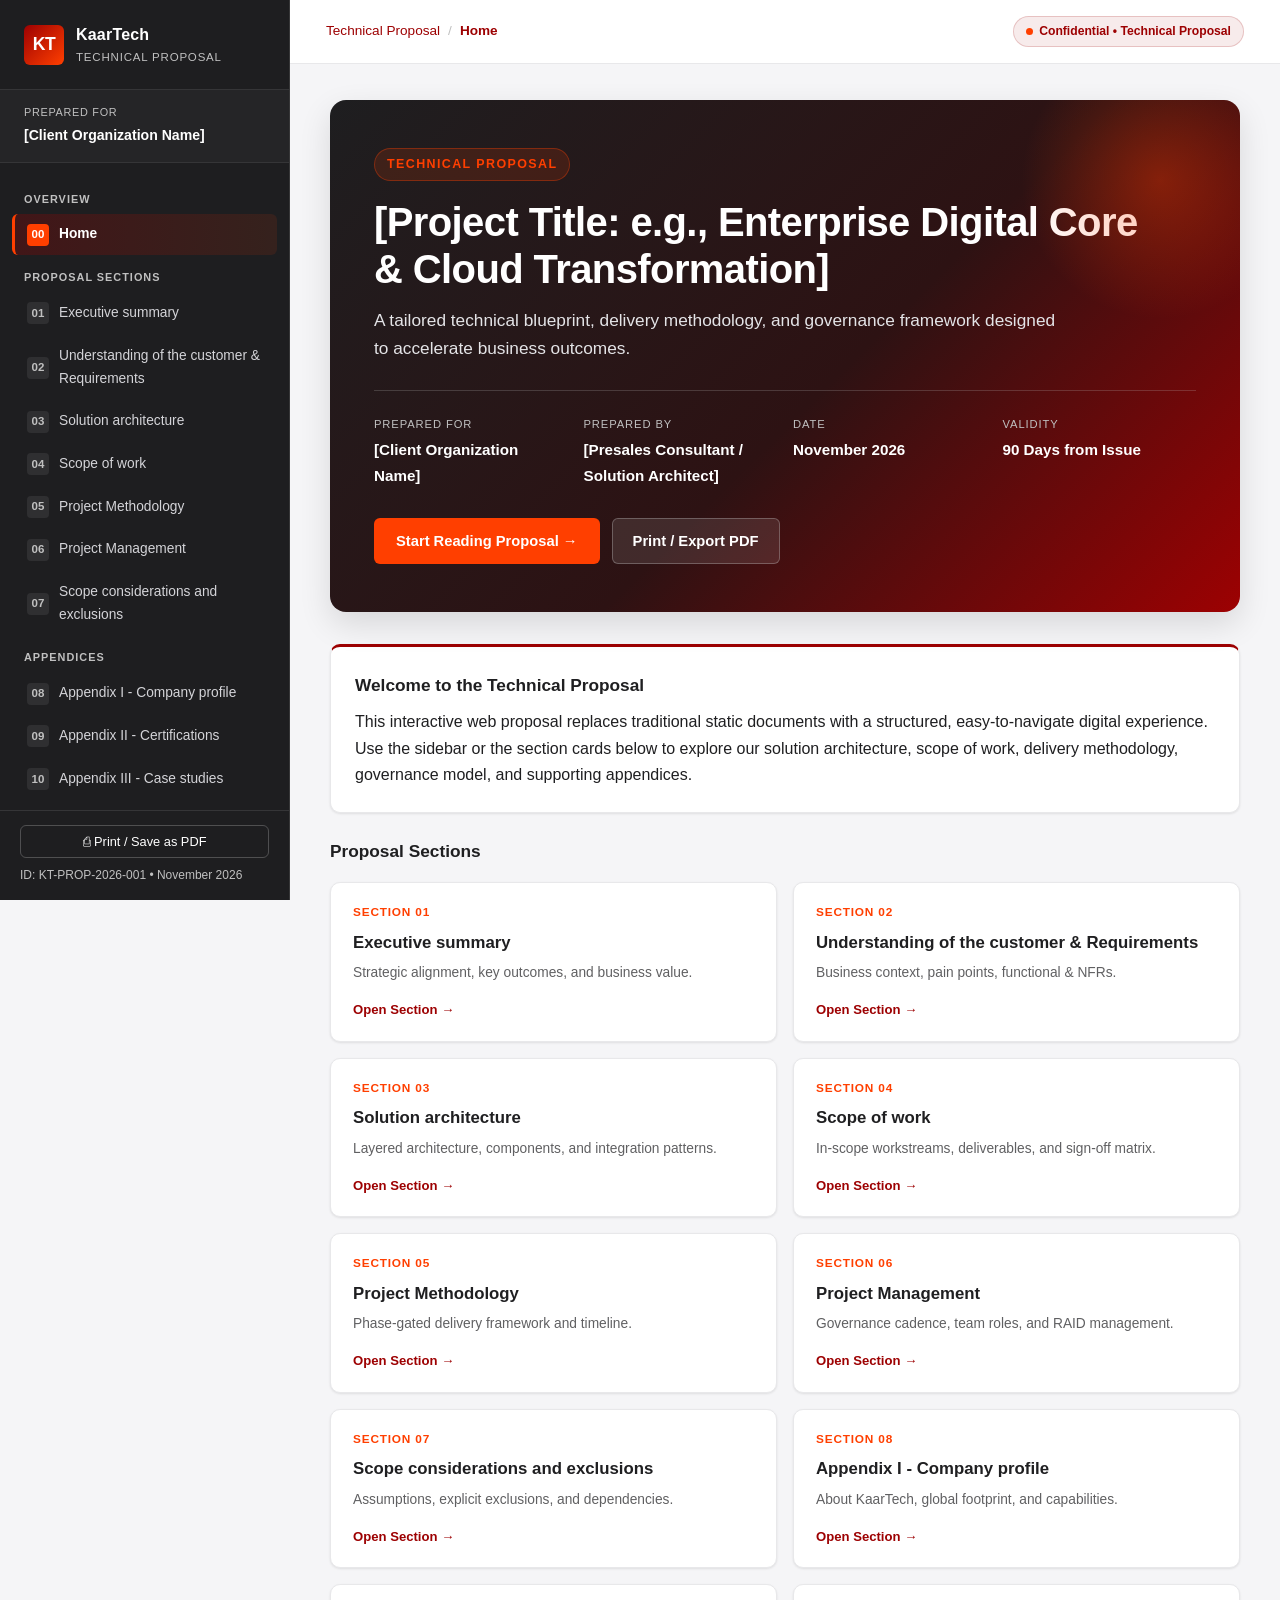
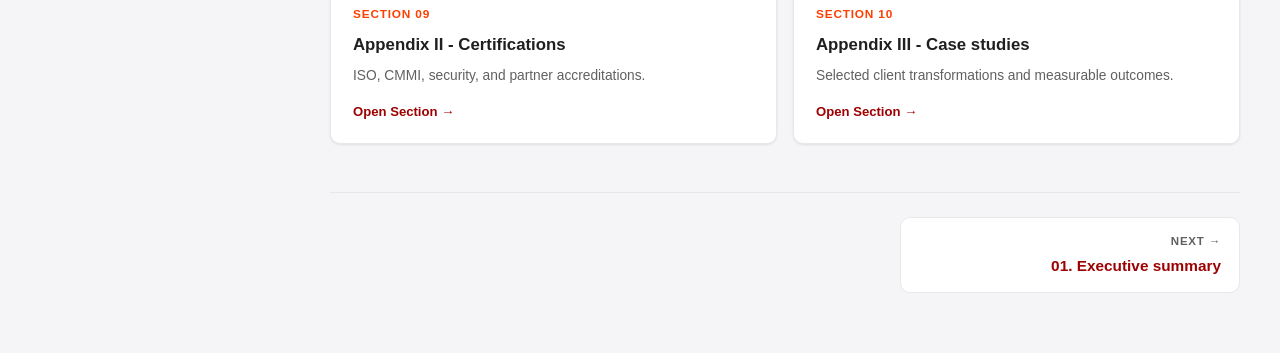
<file: index.html>
<!DOCTYPE html>
<html lang="en">
<head>
  <meta charset="UTF-8" />
  <meta name="viewport" content="width=device-width, initial-scale=1.0" />
  <title>Technical Proposal</title>
  <link rel="stylesheet" href="css/styles.css" />
</head>
<body>
  <div class="app-shell">
    <aside class="sidebar" id="app-sidebar"></aside>
    <div class="main-wrapper">
      <header class="topbar" id="app-topbar"></header>
      <main class="page-content">
        <div id="home-root"></div>
        <div class="page-pagination" id="page-pagination"></div>
      </main>
    </div>
  </div>

  <script src="data/proposal-config.js"></script>
  <script src="js/app.js"></script>
  <script>
    ProposalApp.initShell("home");
    (function () {
      const d = window.PROPOSAL_DATA;
      const esc = ProposalApp.escapeHtml;
      const sections = window.PROPOSAL_PAGES.filter((p) => p.id !== "home");

      const cardsHtml = sections
        .map(
          (s) => `
          <a class="toc-card" href="${s.href}">
            <div>
              <div class="toc-card-num">Section ${esc(s.num)}</div>
              <div class="toc-card-title">${esc(s.title)}</div>
              <p class="toc-card-desc">${esc(s.desc)}</p>
            </div>
            <span class="toc-card-link">Open Section →</span>
          </a>
        `
        )
        .join("");

      document.getElementById("home-root").innerHTML = `
        <section class="hero-banner">
          <div class="hero-kicker">${esc(d.meta.proposalTitle)}</div>
          <h1 class="hero-title">${esc(d.meta.projectTitle)}</h1>
          <p class="hero-subtitle">${esc(d.meta.subtitle)}</p>

          <div class="hero-meta-grid">
            <div class="hero-meta-item">
              <label>Prepared For</label>
              <span>${esc(d.meta.clientName)}</span>
            </div>
            <div class="hero-meta-item">
              <label>Prepared By</label>
              <span>${esc(d.meta.preparedBy)}</span>
            </div>
            <div class="hero-meta-item">
              <label>Date</label>
              <span>${esc(d.meta.date)}</span>
            </div>
            <div class="hero-meta-item">
              <label>Validity</label>
              <span>${esc(d.meta.validUntil)}</span>
            </div>
          </div>

          <div class="hero-actions">
            <a class="btn-primary" href="executive-summary.html">Start Reading Proposal →</a>
            <button class="btn-secondary" type="button" onclick="window.print()">Print / Export PDF</button>
          </div>
        </section>

        <div class="card card-accent-top mb-24">
          <h2 class="card-title">${esc(d.home.welcomeHeading)}</h2>
          <p>${esc(d.home.welcomeText)}</p>
        </div>

        <h2 class="card-title mt-24">Proposal Sections</h2>
        <div class="toc-grid">${cardsHtml}</div>
      `;
    })();
  </script>
</body>
</html>
</file>
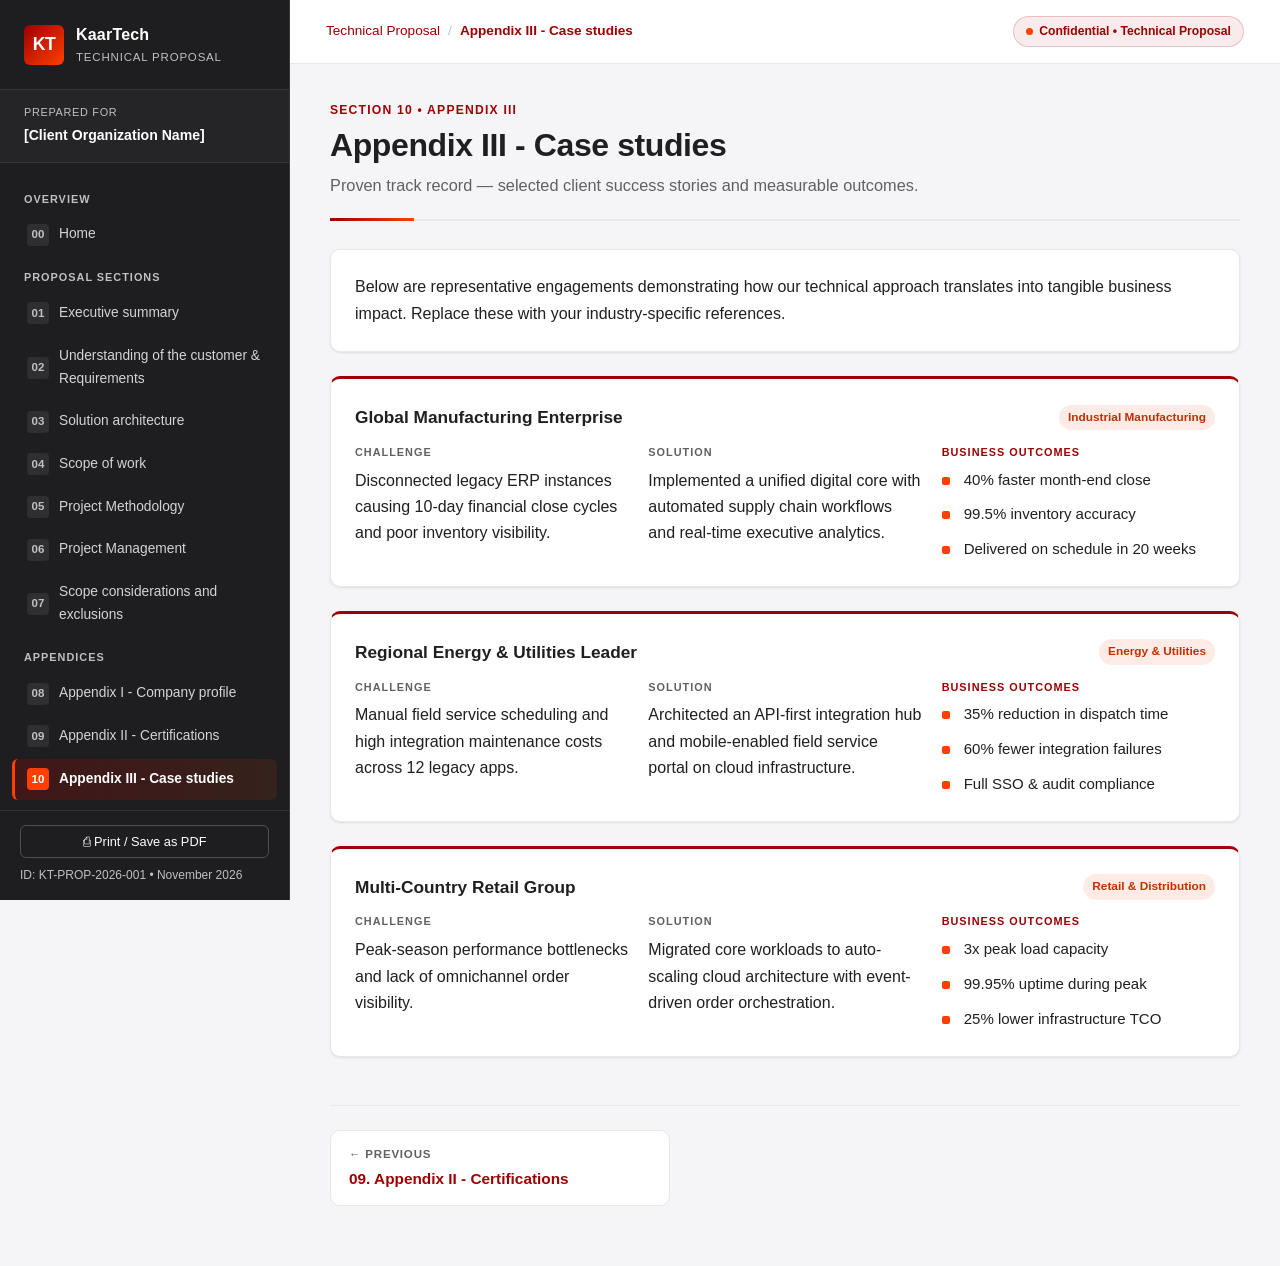
<file: appendix-case-studies.html>
<!DOCTYPE html>
<html lang="en">
<head>
  <meta charset="UTF-8" />
  <meta name="viewport" content="width=device-width, initial-scale=1.0" />
  <title>Appendix III - Case studies</title>
  <link rel="stylesheet" href="css/styles.css" />
</head>
<body>
  <div class="app-shell">
    <aside class="sidebar" id="app-sidebar"></aside>
    <div class="main-wrapper">
      <header class="topbar" id="app-topbar"></header>
      <main class="page-content">
        <div id="section-root"></div>
        <div class="page-pagination" id="page-pagination"></div>
      </main>
    </div>
  </div>

  <script src="data/proposal-config.js"></script>
  <script src="js/app.js"></script>
  <script>
    ProposalApp.initShell("appendix-case-studies");
    (function () {
      const s = window.PROPOSAL_DATA.caseStudies;
      const esc = ProposalApp.escapeHtml;

      const studiesHtml = s.studies
        .map(
          (st) => `
          <div class="card card-accent-top mb-24">
            <div style="display:flex;justify-content:space-between;align-items:center;flex-wrap:wrap;gap:8px;margin-bottom:12px;">
              <h2 class="card-title" style="margin:0;">${esc(st.client)}</h2>
              <span class="badge badge-orange">${esc(st.industry)}</span>
            </div>
            <div class="grid-3">
              <div>
                <div class="nav-group-label" style="padding:0 0 6px;color:var(--kt-dark-grey);">Challenge</div>
                <p>${esc(st.challenge)}</p>
              </div>
              <div>
                <div class="nav-group-label" style="padding:0 0 6px;color:var(--kt-dark-grey);">Solution</div>
                <p>${esc(st.solution)}</p>
              </div>
              <div>
                <div class="nav-group-label" style="padding:0 0 6px;color:var(--kt-red);">Business Outcomes</div>
                <ul class="styled-list">
                  ${st.outcomes.map((o) => `<li>${esc(o)}</li>`).join("")}
                </ul>
              </div>
            </div>
          </div>
        `
        )
        .join("");

      document.getElementById("section-root").innerHTML = `
        <div class="section-header">
          <div class="section-eyebrow">Section 10 • Appendix III</div>
          <h1 class="section-title">Appendix III - Case studies</h1>
          <p class="section-lead">${esc(s.lead)}</p>
        </div>

        <div class="card mb-24">
          <p>${esc(s.overview)}</p>
        </div>

        ${studiesHtml}
      `;
    })();
  </script>
</body>
</html>
</file>
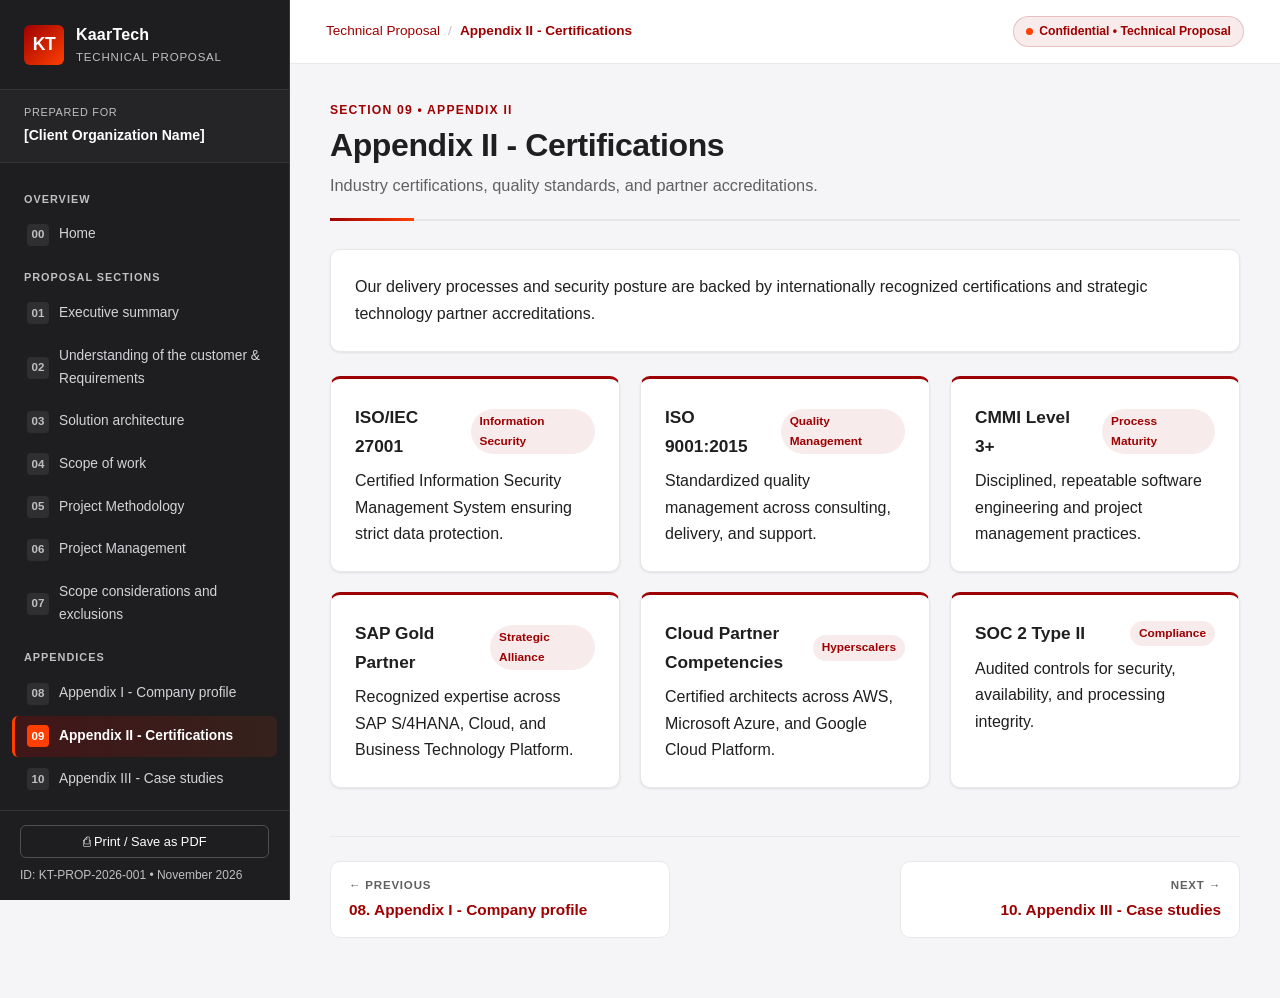
<file: appendix-certifications.html>
<!DOCTYPE html>
<html lang="en">
<head>
  <meta charset="UTF-8" />
  <meta name="viewport" content="width=device-width, initial-scale=1.0" />
  <title>Appendix II - Certifications</title>
  <link rel="stylesheet" href="css/styles.css" />
</head>
<body>
  <div class="app-shell">
    <aside class="sidebar" id="app-sidebar"></aside>
    <div class="main-wrapper">
      <header class="topbar" id="app-topbar"></header>
      <main class="page-content">
        <div id="section-root"></div>
        <div class="page-pagination" id="page-pagination"></div>
      </main>
    </div>
  </div>

  <script src="data/proposal-config.js"></script>
  <script src="js/app.js"></script>
  <script>
    ProposalApp.initShell("appendix-certifications");
    (function () {
      const s = window.PROPOSAL_DATA.certifications;
      const esc = ProposalApp.escapeHtml;

      const itemsHtml = s.items
        .map(
          (c) => `
          <div class="card card-accent-top">
            <div style="display:flex;justify-content:space-between;align-items:center;gap:8px;margin-bottom:8px;">
              <h2 class="card-title" style="margin:0;">${esc(c.title)}</h2>
              <span class="badge badge-red">${esc(c.category)}</span>
            </div>
            <p>${esc(c.description)}</p>
          </div>
        `
        )
        .join("");

      document.getElementById("section-root").innerHTML = `
        <div class="section-header">
          <div class="section-eyebrow">Section 09 • Appendix II</div>
          <h1 class="section-title">Appendix II - Certifications</h1>
          <p class="section-lead">${esc(s.lead)}</p>
        </div>

        <div class="card mb-24">
          <p>${esc(s.overview)}</p>
        </div>

        <div class="grid-3">${itemsHtml}</div>
      `;
    })();
  </script>
</body>
</html>
</file>
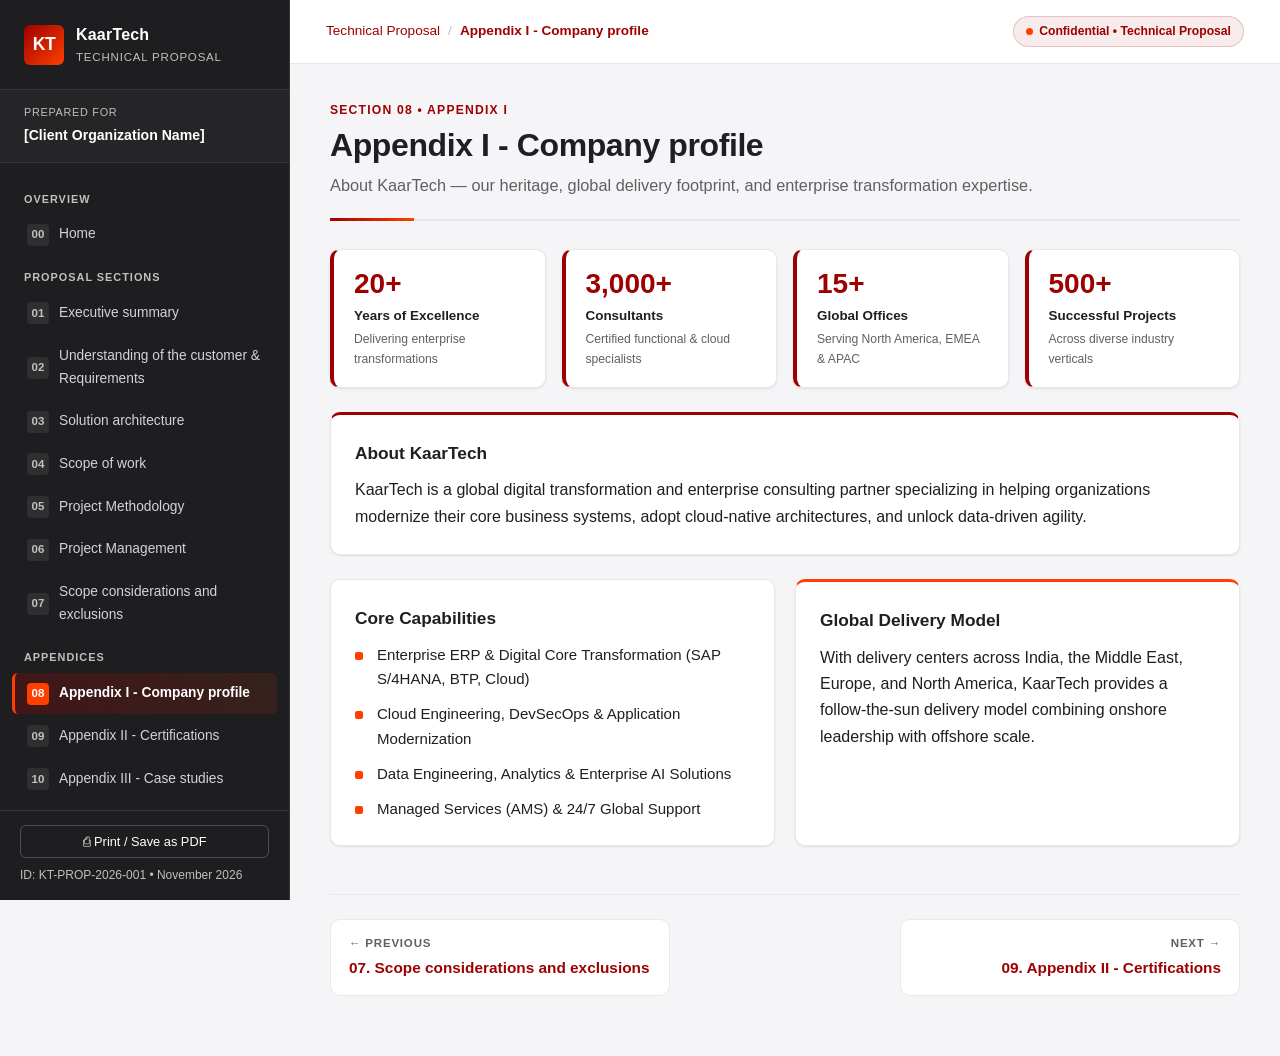
<file: appendix-company-profile.html>
<!DOCTYPE html>
<html lang="en">
<head>
  <meta charset="UTF-8" />
  <meta name="viewport" content="width=device-width, initial-scale=1.0" />
  <title>Appendix I - Company profile</title>
  <link rel="stylesheet" href="css/styles.css" />
</head>
<body>
  <div class="app-shell">
    <aside class="sidebar" id="app-sidebar"></aside>
    <div class="main-wrapper">
      <header class="topbar" id="app-topbar"></header>
      <main class="page-content">
        <div id="section-root"></div>
        <div class="page-pagination" id="page-pagination"></div>
      </main>
    </div>
  </div>

  <script src="data/proposal-config.js"></script>
  <script src="js/app.js"></script>
  <script>
    ProposalApp.initShell("appendix-company-profile");
    (function () {
      const s = window.PROPOSAL_DATA.companyProfile;
      const esc = ProposalApp.escapeHtml;

      const statsHtml = s.stats
        .map(
          (k) => `
          <div class="kpi-card">
            <div class="kpi-value">${esc(k.value)}</div>
            <div class="kpi-label">${esc(k.label)}</div>
            <div class="kpi-note">${esc(k.note)}</div>
          </div>
        `
        )
        .join("");

      const capHtml = s.coreCapabilities.map((c) => `<li>${esc(c)}</li>`).join("");

      document.getElementById("section-root").innerHTML = `
        <div class="section-header">
          <div class="section-eyebrow">Section 08 • Appendix I</div>
          <h1 class="section-title">Appendix I - Company profile</h1>
          <p class="section-lead">${esc(s.lead)}</p>
        </div>

        <div class="grid-4 mb-24">${statsHtml}</div>

        <div class="card card-accent-top mb-24">
          <h2 class="card-title">About KaarTech</h2>
          <p>${esc(s.overview)}</p>
        </div>

        <div class="grid-2">
          <div class="card">
            <h2 class="card-title">Core Capabilities</h2>
            <ul class="styled-list">${capHtml}</ul>
          </div>
          <div class="card card-orange-top">
            <h2 class="card-title">Global Delivery Model</h2>
            <p>${esc(s.globalPresence)}</p>
          </div>
        </div>
      `;
    })();
  </script>
</body>
</html>
</file>
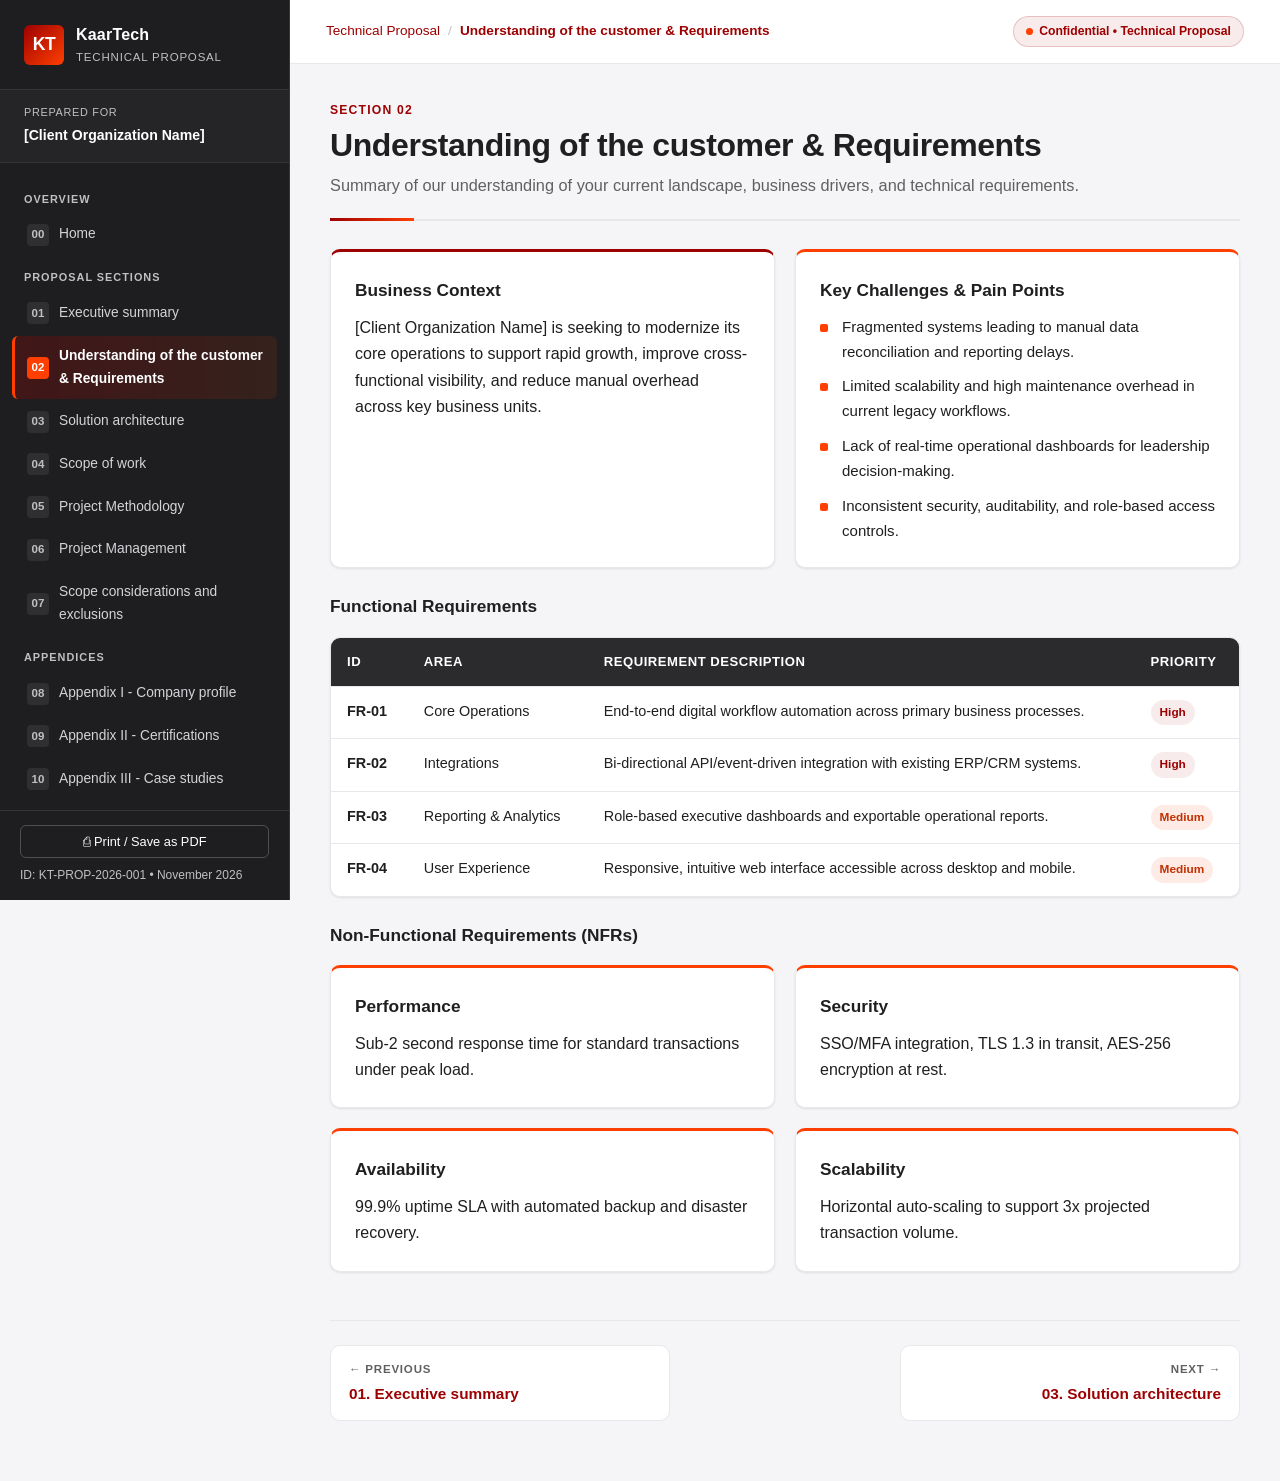
<file: customer-requirements.html>
<!DOCTYPE html>
<html lang="en">
<head>
  <meta charset="UTF-8" />
  <meta name="viewport" content="width=device-width, initial-scale=1.0" />
  <title>Understanding of the customer &amp; Requirements</title>
  <link rel="stylesheet" href="css/styles.css" />
</head>
<body>
  <div class="app-shell">
    <aside class="sidebar" id="app-sidebar"></aside>
    <div class="main-wrapper">
      <header class="topbar" id="app-topbar"></header>
      <main class="page-content">
        <div id="section-root"></div>
        <div class="page-pagination" id="page-pagination"></div>
      </main>
    </div>
  </div>

  <script src="data/proposal-config.js"></script>
  <script src="js/app.js"></script>
  <script>
    ProposalApp.initShell("customer-requirements");
    (function () {
      const s = window.PROPOSAL_DATA.customerRequirements;
      const esc = ProposalApp.escapeHtml;

      const painHtml = s.painPoints.map((p) => `<li>${esc(p)}</li>`).join("");
      const frHtml = s.functionalRequirements
        .map(
          (r) => `
          <tr>
            <td><strong>${esc(r.id)}</strong></td>
            <td>${esc(r.area)}</td>
            <td>${esc(r.requirement)}</td>
            <td><span class="badge ${r.priority === "High" ? "badge-red" : "badge-orange"}">${esc(r.priority)}</span></td>
          </tr>
        `
        )
        .join("");

      const nfrHtml = s.nonFunctionalRequirements
        .map(
          (n) => `
          <div class="card card-orange-top">
            <div class="card-title">${esc(n.category)}</div>
            <p>${esc(n.target)}</p>
          </div>
        `
        )
        .join("");

      document.getElementById("section-root").innerHTML = `
        <div class="section-header">
          <div class="section-eyebrow">Section 02</div>
          <h1 class="section-title">Understanding of the customer &amp; Requirements</h1>
          <p class="section-lead">${esc(s.lead)}</p>
        </div>

        <div class="grid-2 mb-24">
          <div class="card card-accent-top">
            <h2 class="card-title">Business Context</h2>
            <p>${esc(s.businessContext)}</p>
          </div>
          <div class="card card-orange-top">
            <h2 class="card-title">Key Challenges &amp; Pain Points</h2>
            <ul class="styled-list">${painHtml}</ul>
          </div>
        </div>

        <h2 class="card-title mt-24 mb-16">Functional Requirements</h2>
        <div class="table-wrap mb-24">
          <table>
            <thead>
              <tr>
                <th>ID</th>
                <th>Area</th>
                <th>Requirement Description</th>
                <th>Priority</th>
              </tr>
            </thead>
            <tbody>${frHtml}</tbody>
          </table>
        </div>

        <h2 class="card-title mt-24 mb-16">Non-Functional Requirements (NFRs)</h2>
        <div class="grid-2">${nfrHtml}</div>
      `;
    })();
  </script>
</body>
</html>
</file>
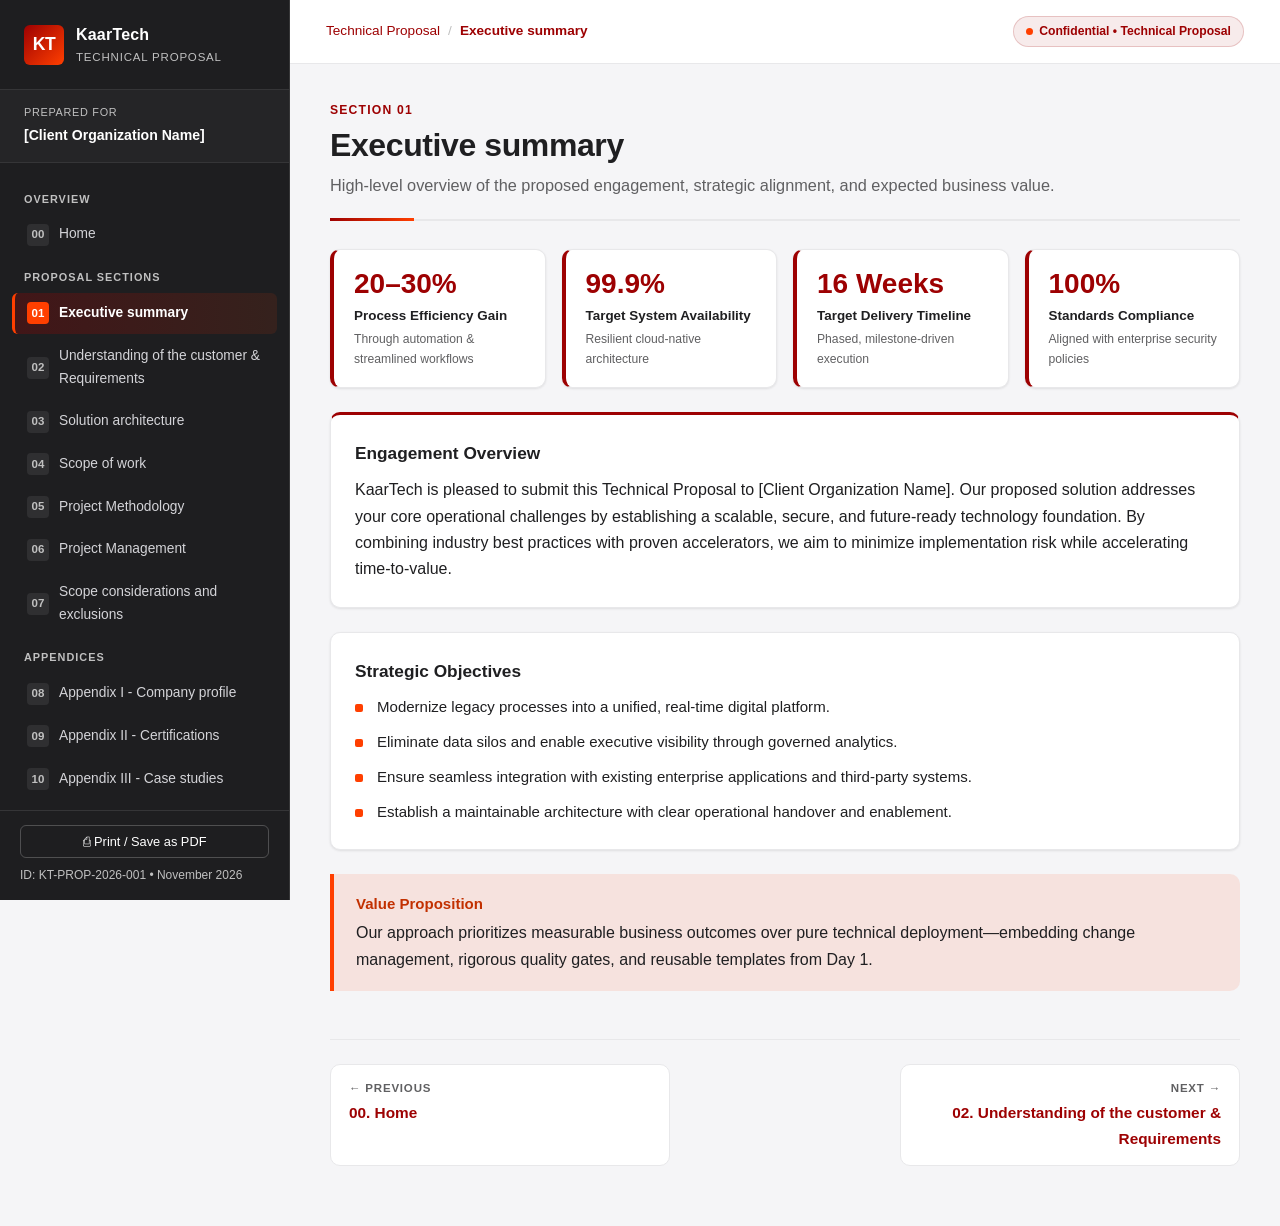
<file: executive-summary.html>
<!DOCTYPE html>
<html lang="en">
<head>
  <meta charset="UTF-8" />
  <meta name="viewport" content="width=device-width, initial-scale=1.0" />
  <title>Executive summary</title>
  <link rel="stylesheet" href="css/styles.css" />
</head>
<body>
  <div class="app-shell">
    <aside class="sidebar" id="app-sidebar"></aside>
    <div class="main-wrapper">
      <header class="topbar" id="app-topbar"></header>
      <main class="page-content">
        <div id="section-root"></div>
        <div class="page-pagination" id="page-pagination"></div>
      </main>
    </div>
  </div>

  <script src="data/proposal-config.js"></script>
  <script src="js/app.js"></script>
  <script>
    ProposalApp.initShell("executive-summary");
    (function () {
      const s = window.PROPOSAL_DATA.executiveSummary;
      const esc = ProposalApp.escapeHtml;

      const kpisHtml = s.kpis
        .map(
          (k) => `
          <div class="kpi-card">
            <div class="kpi-value">${esc(k.value)}</div>
            <div class="kpi-label">${esc(k.label)}</div>
            <div class="kpi-note">${esc(k.note)}</div>
          </div>
        `
        )
        .join("");

      const objHtml = s.strategicObjectives.map((o) => `<li>${esc(o)}</li>`).join("");

      document.getElementById("section-root").innerHTML = `
        <div class="section-header">
          <div class="section-eyebrow">Section 01</div>
          <h1 class="section-title">Executive summary</h1>
          <p class="section-lead">${esc(s.lead)}</p>
        </div>

        <div class="grid-4 mb-24">${kpisHtml}</div>

        <div class="card card-accent-top mb-24">
          <h2 class="card-title">Engagement Overview</h2>
          <p>${esc(s.overview)}</p>
        </div>

        <div class="card mb-24">
          <h2 class="card-title">Strategic Objectives</h2>
          <ul class="styled-list">${objHtml}</ul>
        </div>

        <div class="callout callout-orange">
          <div class="callout-title">Value Proposition</div>
          <p>${esc(s.valueProposition)}</p>
        </div>
      `;
    })();
  </script>
</body>
</html>
</file>
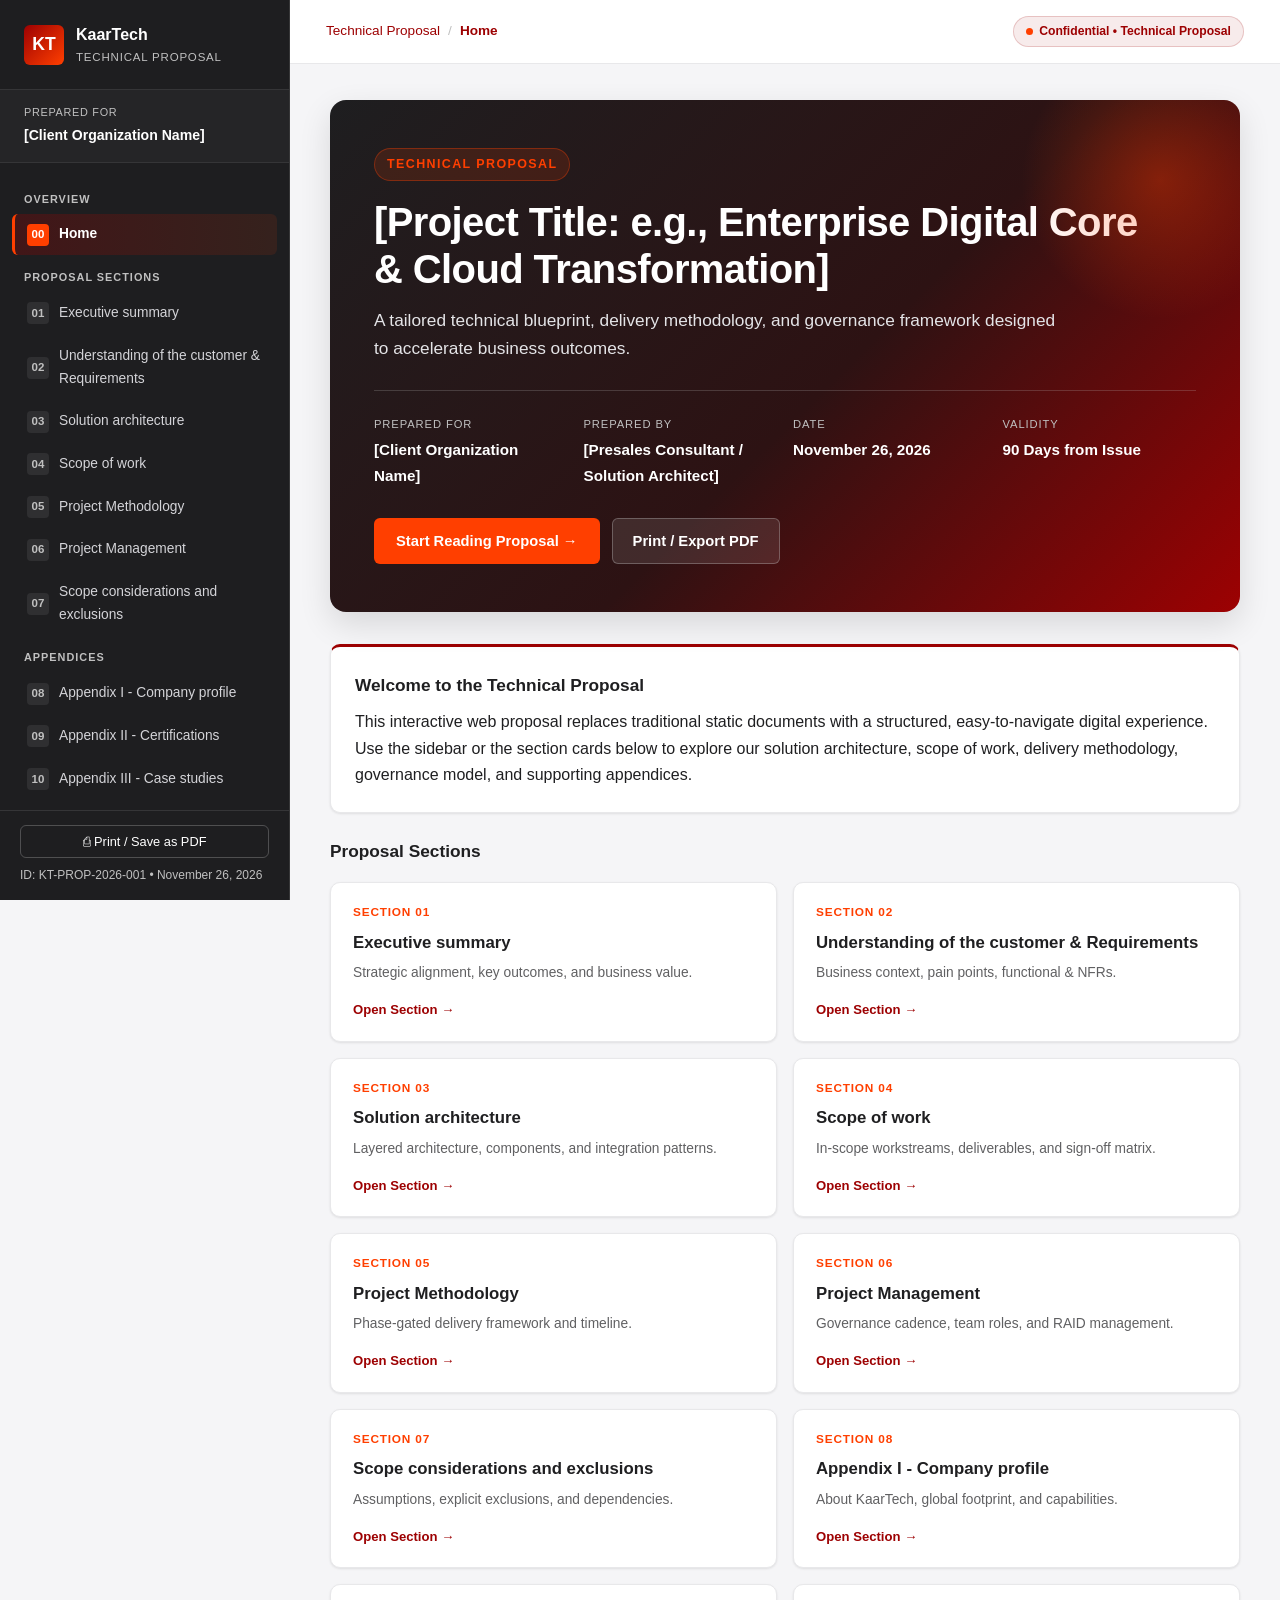
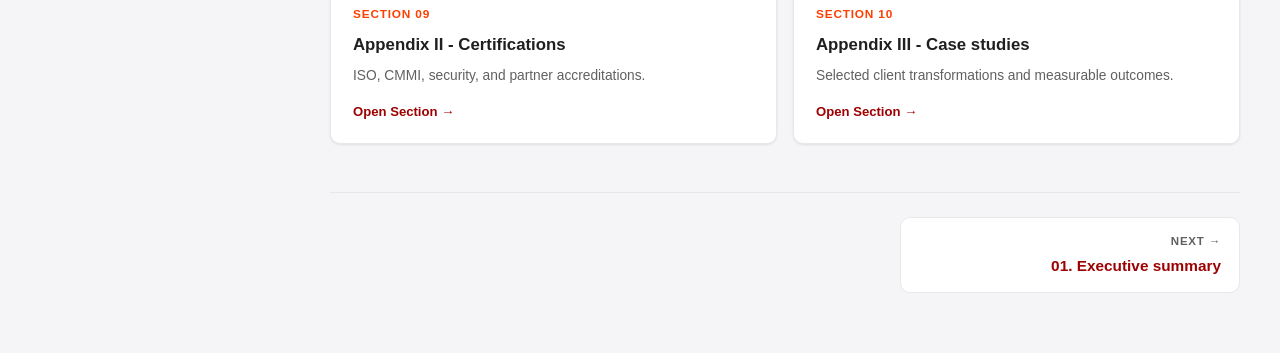
<file: KaarTech-Technical-Proposal.html>
<!DOCTYPE html>
<html lang="en">
<head>
  <meta charset="UTF-8" />
  <meta name="viewport" content="width=device-width, initial-scale=1.0" />
  <title>KaarTech — Technical Proposal</title>
  <style>
    /* ==========================================================================
       KaarTech Technical Proposal — Single-File Self-Contained Template
       Brand Palette:
         - Red:       #9D0102
         - Orange:    #FF3F00
         - Grey:      #C0C0C0
         - Dark Grey: #606062
       ========================================================================== */
    :root {
      --kt-red: #9D0102;
      --kt-red-dark: #7A0102;
      --kt-red-soft: rgba(157, 1, 2, 0.08);
      --kt-orange: #FF3F00;
      --kt-orange-soft: rgba(255, 63, 0, 0.10);
      --kt-grey: #C0C0C0;
      --kt-grey-light: #E8E8EA;
      --kt-dark-grey: #606062;

      --bg-page: #F5F5F7;
      --bg-surface: #FFFFFF;
      --bg-sidebar: #1E1E20;
      --text-primary: #1F1F21;
      --text-secondary: #606062;
      --text-on-dark: #F5F5F7;

      --sidebar-width: 290px;
      --topbar-height: 64px;
      --radius-sm: 6px;
      --radius-md: 10px;
      --radius-lg: 16px;
      --shadow-sm: 0 1px 3px rgba(0, 0, 0, 0.06), 0 1px 2px rgba(0, 0, 0, 0.04);
      --shadow-md: 0 4px 16px rgba(0, 0, 0, 0.08);
      --shadow-lg: 0 12px 32px rgba(0, 0, 0, 0.12);

      --font-sans: 'Inter', -apple-system, BlinkMacSystemFont, 'Segoe UI', Roboto, Oxygen, Ubuntu, sans-serif;
    }

    *, *::before, *::after { box-sizing: border-box; margin: 0; padding: 0; }
    html { scroll-behavior: smooth; font-size: 16px; }
    body {
      font-family: var(--font-sans);
      background-color: var(--bg-page);
      color: var(--text-primary);
      line-height: 1.65;
      -webkit-font-smoothing: antialiased;
      min-height: 100vh;
    }
    a { color: var(--kt-red); text-decoration: none; transition: color 0.2s ease; }
    a:hover { color: var(--kt-orange); }

    /* Shell */
    .app-shell { display: flex; min-height: 100vh; }

    /* Sidebar */
    .sidebar {
      width: var(--sidebar-width);
      background: var(--bg-sidebar);
      color: var(--text-on-dark);
      display: flex;
      flex-direction: column;
      position: fixed;
      top: 0; left: 0; bottom: 0;
      z-index: 100;
      border-right: 1px solid rgba(192, 192, 192, 0.15);
      transition: transform 0.3s ease;
    }
    .sidebar-brand {
      padding: 22px 24px;
      border-bottom: 1px solid rgba(192, 192, 192, 0.14);
      display: flex;
      align-items: center;
      gap: 12px;
    }
    .brand-mark {
      width: 40px; height: 40px;
      border-radius: var(--radius-sm);
      background: linear-gradient(135deg, var(--kt-red) 0%, var(--kt-orange) 100%);
      display: flex; align-items: center; justify-content: center;
      font-weight: 800; font-size: 1.1rem; color: #FFFFFF;
      flex-shrink: 0;
    }
    .brand-text { display: flex; flex-direction: column; min-width: 0; }
    .brand-name { font-size: 1rem; font-weight: 700; color: #FFFFFF; white-space: nowrap; overflow: hidden; text-overflow: ellipsis; }
    .brand-tagline { font-size: 0.72rem; color: var(--kt-grey); text-transform: uppercase; letter-spacing: 0.8px; }
    .sidebar-meta {
      padding: 14px 24px;
      background: rgba(255, 255, 255, 0.03);
      border-bottom: 1px solid rgba(192, 192, 192, 0.1);
      font-size: 0.78rem;
    }
    .sidebar-meta-label { color: var(--kt-grey); text-transform: uppercase; letter-spacing: 0.7px; font-size: 0.68rem; margin-bottom: 2px; }
    .sidebar-meta-client { color: #FFFFFF; font-weight: 600; font-size: 0.88rem; white-space: nowrap; overflow: hidden; text-overflow: ellipsis; }
    .sidebar-nav { flex: 1; overflow-y: auto; padding: 16px 12px; }
    .nav-group-label {
      font-size: 0.68rem; text-transform: uppercase; letter-spacing: 1px;
      color: var(--kt-grey); padding: 12px 12px 6px; font-weight: 600;
    }
    .nav-link {
      display: flex; align-items: center; gap: 10px;
      padding: 9px 12px; border-radius: var(--radius-sm);
      color: #D4D4D8; font-size: 0.86rem; font-weight: 500;
      margin-bottom: 2px; transition: all 0.18s ease;
      border-left: 3px solid transparent;
      cursor: pointer;
    }
    .nav-link:hover { background: rgba(255, 255, 255, 0.06); color: #FFFFFF; }
    .nav-link.active {
      background: linear-gradient(90deg, rgba(157, 1, 2, 0.28) 0%, rgba(255, 63, 0, 0.10) 100%);
      color: #FFFFFF; font-weight: 600; border-left-color: var(--kt-orange);
    }
    .nav-num {
      display: inline-flex; align-items: center; justify-content: center;
      width: 22px; height: 22px; border-radius: 4px;
      background: rgba(255, 255, 255, 0.08); color: var(--kt-grey);
      font-size: 0.72rem; font-weight: 700; flex-shrink: 0;
    }
    .nav-link.active .nav-num { background: var(--kt-orange); color: #FFFFFF; }
    .sidebar-footer {
      padding: 14px 20px;
      border-top: 1px solid rgba(192, 192, 192, 0.14);
      font-size: 0.75rem; color: var(--kt-grey);
      display: flex; flex-direction: column; gap: 8px;
    }
    .btn-print {
      width: 100%; padding: 8px 12px; border-radius: var(--radius-sm);
      border: 1px solid rgba(192, 192, 192, 0.3); background: transparent;
      color: #FFFFFF; font-size: 0.8rem; font-weight: 500; cursor: pointer;
      display: flex; align-items: center; justify-content: center; gap: 6px;
      transition: all 0.2s ease;
    }
    .btn-print:hover { border-color: var(--kt-orange); background: rgba(255, 63, 0, 0.15); }

    /* Main */
    .main-wrapper { flex: 1; margin-left: var(--sidebar-width); display: flex; flex-direction: column; min-width: 0; }
    .topbar {
      height: var(--topbar-height); background: var(--bg-surface);
      border-bottom: 1px solid var(--kt-grey-light); padding: 0 36px;
      display: flex; align-items: center; justify-content: space-between;
      position: sticky; top: 0; z-index: 50;
    }
    .topbar-left { display: flex; align-items: center; gap: 14px; min-width: 0; }
    .mobile-menu-btn {
      display: none; background: none; border: 1px solid var(--kt-grey);
      border-radius: var(--radius-sm); padding: 6px 10px; cursor: pointer;
      color: var(--text-primary); font-size: 1.1rem;
    }
    .breadcrumb { display: flex; align-items: center; gap: 8px; font-size: 0.85rem; color: var(--text-secondary); }
    .breadcrumb-sep { color: var(--kt-grey); }
    .breadcrumb-current { color: var(--kt-red); font-weight: 600; }
    .topbar-right { display: flex; align-items: center; gap: 12px; }
    .proposal-badge {
      display: inline-flex; align-items: center; gap: 6px;
      padding: 4px 12px; border-radius: 999px;
      background: var(--kt-red-soft); color: var(--kt-red);
      font-size: 0.76rem; font-weight: 600;
      border: 1px solid rgba(157, 1, 2, 0.18);
    }
    .status-dot { width: 7px; height: 7px; border-radius: 50%; background: var(--kt-orange); }
    .page-content { flex: 1; padding: 36px 40px 60px; max-width: 1180px; width: 100%; margin: 0 auto; }

    /* Hero */
    .hero-banner {
      background: linear-gradient(135deg, #1E1E20 0%, #2D1213 55%, var(--kt-red) 100%);
      color: #FFFFFF; border-radius: var(--radius-lg); padding: 48px 44px;
      position: relative; overflow: hidden; box-shadow: var(--shadow-lg); margin-bottom: 32px;
    }
    .hero-banner::after {
      content: ''; position: absolute; top: -60px; right: -60px; width: 280px; height: 280px;
      border-radius: 50%; background: radial-gradient(circle, rgba(255, 63, 0, 0.35) 0%, transparent 70%);
      pointer-events: none;
    }
    .hero-kicker {
      display: inline-flex; align-items: center; gap: 8px;
      font-size: 0.78rem; font-weight: 700; text-transform: uppercase; letter-spacing: 1.4px;
      color: var(--kt-orange); background: rgba(255, 63, 0, 0.14);
      border: 1px solid rgba(255, 63, 0, 0.35); padding: 5px 12px; border-radius: 999px; margin-bottom: 18px;
    }
    .hero-title { font-size: 2.5rem; font-weight: 800; line-height: 1.18; letter-spacing: -0.6px; margin-bottom: 14px; max-width: 780px; }
    .hero-subtitle { font-size: 1.08rem; color: #E4E4E7; max-width: 700px; margin-bottom: 28px; line-height: 1.6; }
    .hero-meta-grid {
      display: grid; grid-template-columns: repeat(auto-fit, minmax(170px, 1fr));
      gap: 16px; padding-top: 24px; border-top: 1px solid rgba(192, 192, 192, 0.22);
    }
    .hero-meta-item label { display: block; font-size: 0.7rem; text-transform: uppercase; letter-spacing: 0.9px; color: var(--kt-grey); margin-bottom: 3px; }
    .hero-meta-item span { font-size: 0.95rem; font-weight: 600; color: #FFFFFF; }
    .hero-actions { margin-top: 28px; display: flex; flex-wrap: wrap; gap: 12px; }
    .btn-primary {
      display: inline-flex; align-items: center; gap: 8px; background: var(--kt-orange);
      color: #FFFFFF; font-weight: 600; font-size: 0.92rem; padding: 11px 22px;
      border-radius: var(--radius-sm); border: none; cursor: pointer; transition: transform 0.15s ease, background 0.2s ease;
    }
    .btn-primary:hover { background: #E03700; color: #FFFFFF; transform: translateY(-1px); }
    .btn-secondary {
      display: inline-flex; align-items: center; gap: 8px; background: rgba(255, 255, 255, 0.1);
      color: #FFFFFF; font-weight: 600; font-size: 0.92rem; padding: 11px 20px;
      border-radius: var(--radius-sm); border: 1px solid rgba(192, 192, 192, 0.35); cursor: pointer;
    }
    .btn-secondary:hover { background: rgba(255, 255, 255, 0.18); color: #FFFFFF; }

    /* Section Header */
    .section-header { margin-bottom: 28px; padding-bottom: 20px; border-bottom: 2px solid var(--kt-grey-light); position: relative; }
    .section-header::after {
      content: ''; position: absolute; left: 0; bottom: -2px; width: 84px; height: 3px;
      background: linear-gradient(90deg, var(--kt-red), var(--kt-orange));
    }
    .section-eyebrow { font-size: 0.76rem; font-weight: 700; text-transform: uppercase; letter-spacing: 1.2px; color: var(--kt-red); margin-bottom: 6px; }
    .section-title { font-size: 2rem; font-weight: 800; color: var(--text-primary); letter-spacing: -0.4px; line-height: 1.2; }
    .section-lead { margin-top: 8px; font-size: 1.02rem; color: var(--text-secondary); max-width: 780px; }

    /* Grids & Cards */
    .grid-2 { display: grid; grid-template-columns: repeat(2, minmax(0, 1fr)); gap: 20px; }
    .grid-3 { display: grid; grid-template-columns: repeat(3, minmax(0, 1fr)); gap: 20px; }
    .grid-4 { display: grid; grid-template-columns: repeat(4, minmax(0, 1fr)); gap: 16px; }
    .card { background: var(--bg-surface); border: 1px solid var(--kt-grey-light); border-radius: var(--radius-md); padding: 24px; box-shadow: var(--shadow-sm); }
    .card-accent-top { border-top: 3px solid var(--kt-red); }
    .card-orange-top { border-top: 3px solid var(--kt-orange); }
    .card-title { font-size: 1.08rem; font-weight: 700; color: var(--text-primary); margin-bottom: 10px; display: flex; align-items: center; gap: 8px; }
    .card-subtitle { font-size: 0.84rem; color: var(--text-secondary); margin-bottom: 14px; }

    .toc-grid { display: grid; grid-template-columns: repeat(auto-fill, minmax(310px, 1fr)); gap: 16px; margin-top: 16px; }
    .toc-card {
      background: var(--bg-surface); border: 1px solid var(--kt-grey-light); border-radius: var(--radius-md);
      padding: 20px 22px; display: flex; flex-direction: column; justify-content: space-between;
      transition: all 0.2s ease; box-shadow: var(--shadow-sm); cursor: pointer;
    }
    .toc-card:hover { border-color: var(--kt-red); box-shadow: var(--shadow-md); transform: translateY(-2px); }
    .toc-card-num { font-size: 0.74rem; font-weight: 700; color: var(--kt-orange); text-transform: uppercase; letter-spacing: 0.8px; margin-bottom: 6px; }
    .toc-card-title { font-size: 1.05rem; font-weight: 700; color: var(--text-primary); margin-bottom: 6px; }
    .toc-card-desc { font-size: 0.86rem; color: var(--text-secondary); margin-bottom: 14px; }
    .toc-card-link { font-size: 0.82rem; font-weight: 600; color: var(--kt-red); display: inline-flex; align-items: center; gap: 4px; }

    .kpi-card {
      background: var(--bg-surface); border: 1px solid var(--kt-grey-light);
      border-left: 4px solid var(--kt-red); border-radius: var(--radius-md);
      padding: 18px 20px; box-shadow: var(--shadow-sm);
    }
    .kpi-value { font-size: 1.75rem; font-weight: 800; color: var(--kt-red); line-height: 1.15; }
    .kpi-label { font-size: 0.84rem; font-weight: 600; color: var(--text-primary); margin-top: 4px; }
    .kpi-note { font-size: 0.76rem; color: var(--text-secondary); margin-top: 2px; }

    .callout { background: var(--kt-red-soft); border-left: 4px solid var(--kt-red); border-radius: 0 var(--radius-md) var(--radius-md) 0; padding: 18px 22px; margin: 22px 0; }
    .callout-orange { background: var(--kt-orange-soft); border-left-color: var(--kt-orange); }
    .callout-title { font-weight: 700; font-size: 0.94rem; color: var(--kt-red); margin-bottom: 4px; }
    .callout-orange .callout-title { color: #C23000; }

    .styled-list { list-style: none; display: flex; flex-direction: column; gap: 10px; }
    .styled-list li { position: relative; padding-left: 22px; font-size: 0.94rem; color: var(--text-primary); }
    .styled-list li::before { content: ''; position: absolute; left: 0; top: 9px; width: 8px; height: 8px; border-radius: 2px; background: var(--kt-orange); }

    .table-wrap { overflow-x: auto; border: 1px solid var(--kt-grey-light); border-radius: var(--radius-md); background: var(--bg-surface); box-shadow: var(--shadow-sm); }
    table { width: 100%; border-collapse: collapse; font-size: 0.9rem; }
    thead { background: #2B2B2E; color: #FFFFFF; }
    th { text-align: left; padding: 13px 16px; font-weight: 600; font-size: 0.82rem; text-transform: uppercase; letter-spacing: 0.5px; }
    td { padding: 13px 16px; border-top: 1px solid var(--kt-grey-light); color: var(--text-primary); vertical-align: top; }
    tbody tr:hover { background: #FAFAFB; }

    .badge { display: inline-block; padding: 3px 9px; border-radius: 999px; font-size: 0.74rem; font-weight: 600; }
    .badge-red { background: var(--kt-red-soft); color: var(--kt-red); }
    .badge-orange { background: var(--kt-orange-soft); color: #C23000; }
    .badge-grey { background: #EFEFF1; color: var(--kt-dark-grey); }

    .arch-stack { display: flex; flex-direction: column; gap: 14px; }
    .arch-layer { background: var(--bg-surface); border: 1px solid var(--kt-grey-light); border-left: 5px solid var(--kt-red); border-radius: var(--radius-md); padding: 18px 22px; box-shadow: var(--shadow-sm); }
    .arch-layer-header { display: flex; justify-content: space-between; align-items: center; margin-bottom: 10px; flex-wrap: wrap; gap: 8px; }
    .arch-layer-title { font-weight: 700; font-size: 1rem; color: var(--text-primary); }
    .arch-chips { display: flex; flex-wrap: wrap; gap: 8px; }
    .arch-chip { background: #F4F4F6; border: 1px solid var(--kt-grey); color: var(--text-primary); padding: 5px 12px; border-radius: var(--radius-sm); font-size: 0.82rem; font-weight: 500; }

    .phase-timeline { display: grid; grid-template-columns: repeat(auto-fit, minmax(220px, 1fr)); gap: 16px; }
    .phase-card { background: var(--bg-surface); border: 1px solid var(--kt-grey-light); border-top: 4px solid var(--kt-red); border-radius: var(--radius-md); padding: 20px; box-shadow: var(--shadow-sm); }
    .phase-step { font-size: 0.72rem; font-weight: 700; text-transform: uppercase; letter-spacing: 0.9px; color: var(--kt-orange); margin-bottom: 4px; }
    .phase-name { font-size: 1.05rem; font-weight: 700; margin-bottom: 4px; }
    .phase-duration { font-size: 0.8rem; color: var(--text-secondary); margin-bottom: 12px; padding-bottom: 10px; border-bottom: 1px solid var(--kt-grey-light); }

    .mt-16 { margin-top: 16px; }
    .mt-24 { margin-top: 24px; }
    .mb-16 { margin-bottom: 16px; }
    .mb-24 { margin-bottom: 24px; }

    /* Pagination */
    .page-pagination {
      margin-top: 48px; padding-top: 24px; border-top: 1px solid var(--kt-grey-light);
      display: flex; justify-content: space-between; gap: 16px; flex-wrap: wrap;
    }
    .page-nav-btn {
      flex: 1; min-width: 220px; max-width: 340px;
      background: var(--bg-surface); border: 1px solid var(--kt-grey-light);
      border-radius: var(--radius-md); padding: 14px 18px;
      display: flex; flex-direction: column; transition: all 0.2s ease; cursor: pointer;
    }
    .page-nav-btn:hover { border-color: var(--kt-red); box-shadow: var(--shadow-sm); }
    .page-nav-btn.next { text-align: right; margin-left: auto; }
    .page-nav-dir { font-size: 0.72rem; text-transform: uppercase; letter-spacing: 0.8px; color: var(--text-secondary); font-weight: 600; }
    .page-nav-title { font-size: 0.96rem; font-weight: 700; color: var(--kt-red); margin-top: 2px; }

    @media (max-width: 960px) {
      .sidebar { transform: translateX(-100%); }
      .sidebar.open { transform: translateX(0); box-shadow: var(--shadow-lg); }
      .main-wrapper { margin-left: 0; }
      .mobile-menu-btn { display: inline-flex; }
      .page-content { padding: 24px 20px 48px; }
      .topbar { padding: 0 20px; }
      .grid-2, .grid-3, .grid-4 { grid-template-columns: 1fr; }
      .hero-banner { padding: 32px 24px; }
      .hero-title { font-size: 1.85rem; }
    }

    /* Print-only Full Document Container (hidden on screen) */
    #print-document { display: none; }

    @media print {
      @page {
        size: A4;
        margin: 16mm 15mm;
      }

      body {
        background: #FFFFFF !important;
        -webkit-print-color-adjust: exact !important;
        print-color-adjust: exact !important;
      }

      .app-shell { display: none !important; }
      #print-document { display: block !important; }

      .print-page-break {
        break-before: page;
        page-break-before: always;
      }

      /* Cover Page */
      .print-cover {
        height: 262mm;
        display: flex;
        flex-direction: column;
        justify-content: space-between;
        position: relative;
        padding: 8mm 4mm;
      }

      .print-cover-image-wrap {
        width: 100%;
        height: 145mm;
        border-radius: 10px;
        overflow: hidden;
        border: 1px solid var(--kt-grey-light);
        background: #F4F4F6;
        display: flex;
        align-items: center;
        justify-content: center;
      }

      .print-cover-image-wrap img,
      .print-cover-image-wrap svg {
        width: 100%;
        height: 100%;
        object-fit: cover;
        display: block;
      }

      .print-cover-title-wrap {
        margin-top: 18mm;
        border-left: 6px solid var(--kt-red);
        padding-left: 18px;
      }

      .print-cover-title {
        font-size: 2.35rem;
        font-weight: 800;
        color: var(--text-primary);
        line-height: 1.2;
        letter-spacing: -0.5px;
      }

      .print-cover-date-row {
        display: flex;
        justify-content: flex-end;
        align-items: flex-end;
        padding-top: 12mm;
      }

      .print-cover-date {
        font-size: 1rem;
        font-weight: 600;
        color: var(--kt-dark-grey);
        border-top: 2px solid var(--kt-orange);
        padding-top: 6px;
        min-width: 160px;
        text-align: right;
      }

      /* Version Control & Confidentiality */
      .print-doc-meta-page {
        padding-top: 6mm;
      }

      .print-toc-list {
        list-style: none;
        margin-top: 16px;
        border: 1px solid var(--kt-grey-light);
        border-radius: 8px;
        overflow: hidden;
      }

      .print-toc-item {
        display: flex;
        align-items: center;
        justify-content: space-between;
        padding: 12px 16px;
        border-bottom: 1px solid var(--kt-grey-light);
        font-size: 0.96rem;
      }

      .print-toc-item:last-child { border-bottom: none; }
      .print-toc-num { font-weight: 700; color: var(--kt-red); width: 42px; display: inline-block; }
      .print-toc-title { font-weight: 600; color: var(--text-primary); flex: 1; }
      .print-toc-group { font-size: 0.78rem; color: var(--kt-dark-grey); text-transform: uppercase; letter-spacing: 0.6px; }

      .card, .arch-layer, .phase-card, .kpi-card, .table-wrap, .callout {
        box-shadow: none !important;
        break-inside: avoid;
      }

      .grid-2 { grid-template-columns: repeat(2, minmax(0, 1fr)) !important; }
      .grid-3 { grid-template-columns: repeat(3, minmax(0, 1fr)) !important; }
      .grid-4 { grid-template-columns: repeat(4, minmax(0, 1fr)) !important; }
    }
  </style>
</head>
<body>
  <div class="app-shell">
    <aside class="sidebar" id="app-sidebar"></aside>
    <div class="main-wrapper">
      <header class="topbar" id="app-topbar"></header>
      <main class="page-content">
        <div id="page-root"></div>
        <div class="page-pagination" id="page-pagination"></div>
      </main>
    </div>
  </div>
  <div id="print-document" aria-hidden="true"></div>

  <script>
    /**
     * ========================================================================
     * CUSTOMIZE YOUR PROPOSAL HERE (Everything lives in this single file!)
     * ========================================================================
     */
    window.PROPOSAL_DATA = {
      meta: {
        brandName: "KaarTech",
        brandInitials: "KT",
        brandTagline: "Technical Proposal",
        proposalTitle: "Technical Proposal",
        coverTitle: "Technical proposal for mentioned scope",
        coverImageUrl: "", // Optional: Paste customer office image URL, relative path, or Base64 data URI
        projectTitle: "[Project Title: e.g., Enterprise Digital Core & Cloud Transformation]",
        subtitle: "A tailored technical blueprint, delivery methodology, and governance framework designed to accelerate business outcomes.",
        clientName: "[Client Organization Name]",
        clientIndustry: "[Industry / Sector]",
        proposalId: "KT-PROP-2026-001",
        date: "November 26, 2026",
        validUntil: "90 Days from Issue",
        preparedBy: "[Presales Consultant / Solution Architect]",
        statusBadge: "Confidential • Technical Proposal"
      },
      versionControl: [
        { version: "1.0", date: "November 26, 2026", author: "[Presales Consultant]", description: "Initial Technical Proposal submission for client review." }
      ],
      confidentialityNotice: "This document contains confidential and proprietary information belonging to KaarTech and is intended solely for the use of [Client Organization Name] for evaluating this proposal. No part of this document may be reproduced, distributed, or disclosed to any third party without prior written consent from KaarTech.",
      home: {
        welcomeHeading: "Welcome to the Technical Proposal",
        welcomeText: "This interactive web proposal replaces traditional static documents with a structured, easy-to-navigate digital experience. Use the sidebar or the section cards below to explore our solution architecture, scope of work, delivery methodology, governance model, and supporting appendices."
      },
      executiveSummary: {
        lead: "High-level overview of the proposed engagement, strategic alignment, and expected business value.",
        overview: "KaarTech is pleased to submit this Technical Proposal to [Client Organization Name]. Our proposed solution addresses your core operational challenges by establishing a scalable, secure, and future-ready technology foundation. By combining industry best practices with proven accelerators, we aim to minimize implementation risk while accelerating time-to-value.",
        kpis: [
          { value: "20–30%", label: "Process Efficiency Gain", note: "Through automation & streamlined workflows" },
          { value: "99.9%", label: "Target System Availability", note: "Resilient cloud-native architecture" },
          { value: "16 Weeks", label: "Target Delivery Timeline", note: "Phased, milestone-driven execution" },
          { value: "100%", label: "Standards Compliance", note: "Aligned with enterprise security policies" }
        ],
        strategicObjectives: [
          "Modernize legacy processes into a unified, real-time digital platform.",
          "Eliminate data silos and enable executive visibility through governed analytics.",
          "Ensure seamless integration with existing enterprise applications and third-party systems.",
          "Establish a maintainable architecture with clear operational handover and enablement."
        ],
        valueProposition: "Our approach prioritizes measurable business outcomes over pure technical deployment—embedding change management, rigorous quality gates, and reusable templates from Day 1."
      },
      customerRequirements: {
        lead: "Summary of our understanding of your current landscape, business drivers, and technical requirements.",
        businessContext: "[Client Organization Name] is seeking to modernize its core operations to support rapid growth, improve cross-functional visibility, and reduce manual overhead across key business units.",
        painPoints: [
          "Fragmented systems leading to manual data reconciliation and reporting delays.",
          "Limited scalability and high maintenance overhead in current legacy workflows.",
          "Lack of real-time operational dashboards for leadership decision-making.",
          "Inconsistent security, auditability, and role-based access controls."
        ],
        functionalRequirements: [
          { id: "FR-01", area: "Core Operations", requirement: "End-to-end digital workflow automation across primary business processes.", priority: "High" },
          { id: "FR-02", area: "Integrations", requirement: "Bi-directional API/event-driven integration with existing ERP/CRM systems.", priority: "High" },
          { id: "FR-03", area: "Reporting & Analytics", requirement: "Role-based executive dashboards and exportable operational reports.", priority: "Medium" },
          { id: "FR-04", area: "User Experience", requirement: "Responsive, intuitive web interface accessible across desktop and mobile.", priority: "Medium" }
        ],
        nonFunctionalRequirements: [
          { category: "Performance", target: "Sub-2 second response time for standard transactions under peak load." },
          { category: "Security", target: "SSO/MFA integration, TLS 1.3 in transit, AES-256 encryption at rest." },
          { category: "Availability", target: "99.9% uptime SLA with automated backup and disaster recovery." },
          { category: "Scalability", target: "Horizontal auto-scaling to support 3x projected transaction volume." }
        ]
      },
      solutionArchitecture: {
        lead: "End-to-end technical architecture, component layers, security posture, and integration patterns.",
        overview: "The proposed architecture follows a modular, cloud-ready, layered design. Each layer is decoupled to ensure independent scalability, maintainability, and strict security boundaries.",
        principles: [
          "API-First & Event-Driven Integration",
          "Zero-Trust Security & Role-Based Access",
          "Cloud-Native Resilience & Observability",
          "Clean Core & Low-Code Extensibility"
        ],
        layers: [
          { name: "1. Experience & Presentation Layer", tag: "Frontend", description: "Unified, responsive web portal and mobile-ready interfaces with SSO authentication.", components: ["Web Portal UI", "Role-Based Dashboards", "Self-Service Forms", "Identity & SSO (SAML/OIDC)"] },
          { name: "2. Integration & API Gateway Layer", tag: "Middleware", description: "Centralized API management, rate limiting, schema validation, and asynchronous event routing.", components: ["API Gateway", "REST / GraphQL Endpoints", "Event Bus / Message Queue", "ETL / Data Pipelines"] },
          { name: "3. Core Application & Business Logic Layer", tag: "Core Platform", description: "Modular microservices or enterprise platform core executing business rules and workflows.", components: ["Workflow Engine", "Business Rules Service", "Notification Service", "Audit & Compliance Engine"] },
          { name: "4. Data, Analytics & Infrastructure Layer", tag: "Foundation", description: "Managed relational/analytical databases, automated CI/CD, monitoring, and DR.", components: ["Transactional DB", "Analytics Warehouse", "CI/CD Pipelines", "SIEM & Observability"] }
        ],
        integrationNotes: "All external integrations will use standardized REST/OData or event-driven patterns with retry policies, dead-letter queues, and centralized logging."
      },
      scopeOfWork: {
        lead: "Detailed breakdown of in-scope workstreams, deliverables, and responsibility boundaries.",
        overview: "The Scope of Work is organized into clearly defined workstreams to ensure transparency, predictable milestones, and unambiguous sign-off criteria.",
        workstreams: [
          { title: "Workstream 1: Discovery & Architecture Design", items: ["Conduct stakeholder workshops and finalize functional specifications.", "Deliver High-Level Design (HLD) and Low-Level Design (LLD) documents.", "Define data migration mapping and integration interface specifications."] },
          { title: "Workstream 2: Core Build & Configuration", items: ["Provision target environments (DEV, QA, PROD).", "Configure core modules, workflows, and custom extensions.", "Develop and unit-test required APIs and system integrations."] },
          { title: "Workstream 3: Testing, Migration & Cutover", items: ["Execute System Integration Testing (SIT) and support User Acceptance Testing (UAT).", "Perform mock data loads and production data migration.", "Execute cutover plan, Go-Live support, and hypercare."] }
        ],
        deliverablesTable: [
          { id: "DEL-01", deliverable: "Solution Blueprint & Architecture Document", phase: "Design", owner: "KaarTech", signoff: "Client Tech Lead" },
          { id: "DEL-02", deliverable: "Configured DEV & QA Environments", phase: "Build", owner: "KaarTech", signoff: "Client Infra Lead" },
          { id: "DEL-03", deliverable: "Integration & Migration Scripts", phase: "Build", owner: "KaarTech", signoff: "Client Architect" },
          { id: "DEL-04", deliverable: "SIT & UAT Test Summary Reports", phase: "Test", owner: "Joint", signoff: "Client PM" },
          { id: "DEL-05", deliverable: "Runbooks, Training & Hypercare Handover", phase: "Deploy", owner: "KaarTech", signoff: "Client Operations" }
        ]
      },
      projectMethodology: {
        lead: "Structured, phase-gated delivery methodology ensuring quality, predictability, and rapid value.",
        overview: "We follow an agile-hybrid, phase-gated delivery methodology tailored for enterprise implementations. Each phase concludes with a formal quality gate review and deliverable sign-off.",
        frameworkName: "KaarTech Hybrid Agile Delivery Framework",
        phases: [
          { step: "Phase 01", name: "Discover & Prepare", duration: "Weeks 1 – 2", activities: ["Project kickoff & governance setup", "Requirement validation workshops", "Environment & access provisioning"] },
          { step: "Phase 02", name: "Explore & Design", duration: "Weeks 3 – 5", activities: ["Fit-to-standard gap analysis", "HLD / LLD & integration specs", "UI/UX prototype walkthrough"] },
          { step: "Phase 03", name: "Realize & Test", duration: "Weeks 6 – 12", activities: ["Iterative sprint builds & demos", "SIT & performance testing", "User Acceptance Testing (UAT)"] },
          { step: "Phase 04", name: "Deploy & Hypercare", duration: "Weeks 13 – 16", activities: ["Production cutover & data load", "End-user training & enablement", "4-week hypercare & BAU handover"] }
        ]
      },
      projectManagement: {
        lead: "Governance structure, communication cadence, team roles, and proactive risk management.",
        overview: "Strong project governance is central to on-time, on-budget delivery. We establish a joint governance model with clear escalation paths and transparent weekly reporting.",
        governanceCadence: [
          { forum: "Daily Stand-up", frequency: "Daily (15 mins)", attendees: "Delivery Leads & Core Squad", purpose: "Track sprint progress and unblockers" },
          { forum: "Weekly Status Review", frequency: "Weekly", attendees: "Client PM & KaarTech PM", purpose: "Review milestones, RAID log, and burn rate" },
          { forum: "Steering Committee", frequency: "Monthly / Gate-based", attendees: "Executive Sponsors", purpose: "Strategic decisions, scope changes, gate sign-offs" }
        ],
        teamStructure: [
          { role: "Engagement Director", responsibility: "Executive sponsorship, escalation point, overall quality assurance." },
          { role: "Project Manager", responsibility: "Day-to-day planning, RAID management, milestone tracking, reporting." },
          { role: "Solution Architect", responsibility: "End-to-end technical design, integration standards, security compliance." },
          { role: "Functional & Technical Leads", responsibility: "Configuration, custom development, testing, and knowledge transfer." }
        ],
        riskManagement: "All risks, assumptions, issues, and dependencies (RAID) are tracked in a shared register reviewed weekly with severity-based mitigation owners."
      },
      scopeExclusions: {
        lead: "Key project assumptions, explicit exclusions, and client dependencies to ensure clarity.",
        assumptions: [
          "Client will provide timely access to environments, VPNs, and relevant SMEs within 5 business days of request.",
          "All third-party software licenses and cloud infrastructure subscriptions will be procured by the Client.",
          "Single language (English) and standard business hours support unless otherwise specified in commercial terms.",
          "Client data provided for migration will be cleansed and validated prior to final cutover."
        ],
        exclusions: [
          "Hardware procurement, data center cabling, or end-user workstation upgrades.",
          "Remediation of legacy third-party systems not explicitly listed in the Scope of Work.",
          "Ongoing L1/L2 managed services post-hypercare (available under a separate AMS agreement).",
          "Customizations or change requests raised after UAT sign-off (handled via Change Request process)."
        ],
        dependencies: [
          "Availability of Client Product Owner for sprint demos and UAT sign-off within agreed SLAs.",
          "Readiness of external API endpoints owned by third-party vendors."
        ]
      },
      companyProfile: {
        lead: "About KaarTech — our heritage, global delivery footprint, and enterprise transformation expertise.",
        overview: "KaarTech is a global digital transformation and enterprise consulting partner specializing in helping organizations modernize their core business systems, adopt cloud-native architectures, and unlock data-driven agility.",
        stats: [
          { value: "20+", label: "Years of Excellence", note: "Delivering enterprise transformations" },
          { value: "3,000+", label: "Consultants", note: "Certified functional & cloud specialists" },
          { value: "15+", label: "Global Offices", note: "Serving North America, EMEA & APAC" },
          { value: "500+", label: "Successful Projects", note: "Across diverse industry verticals" }
        ],
        coreCapabilities: [
          "Enterprise ERP & Digital Core Transformation (SAP S/4HANA, BTP, Cloud)",
          "Cloud Engineering, DevSecOps & Application Modernization",
          "Data Engineering, Analytics & Enterprise AI Solutions",
          "Managed Services (AMS) & 24/7 Global Support"
        ],
        globalPresence: "With delivery centers across India, the Middle East, Europe, and North America, KaarTech provides a follow-the-sun delivery model combining onshore leadership with offshore scale."
      },
      certifications: {
        lead: "Industry certifications, quality standards, and partner accreditations.",
        overview: "Our delivery processes and security posture are backed by internationally recognized certifications and strategic technology partner accreditations.",
        items: [
          { title: "ISO/IEC 27001", category: "Information Security", description: "Certified Information Security Management System ensuring strict data protection." },
          { title: "ISO 9001:2015", category: "Quality Management", description: "Standardized quality management across consulting, delivery, and support." },
          { title: "CMMI Level 3+", category: "Process Maturity", description: "Disciplined, repeatable software engineering and project management practices." },
          { title: "SAP Gold Partner", category: "Strategic Alliance", description: "Recognized expertise across SAP S/4HANA, Cloud, and Business Technology Platform." },
          { title: "Cloud Partner Competencies", category: "Hyperscalers", description: "Certified architects across AWS, Microsoft Azure, and Google Cloud Platform." },
          { title: "SOC 2 Type II", category: "Compliance", description: "Audited controls for security, availability, and processing integrity." }
        ]
      },
      caseStudies: {
        lead: "Proven track record — selected client success stories and measurable outcomes.",
        overview: "Below are representative engagements demonstrating how our technical approach translates into tangible business impact. Replace these with your industry-specific references.",
        studies: [
          {
            client: "Global Manufacturing Enterprise",
            industry: "Industrial Manufacturing",
            challenge: "Disconnected legacy ERP instances causing 10-day financial close cycles and poor inventory visibility.",
            solution: "Implemented a unified digital core with automated supply chain workflows and real-time executive analytics.",
            outcomes: ["40% faster month-end close", "99.5% inventory accuracy", "Delivered on schedule in 20 weeks"]
          },
          {
            client: "Regional Energy & Utilities Leader",
            industry: "Energy & Utilities",
            challenge: "Manual field service scheduling and high integration maintenance costs across 12 legacy apps.",
            solution: "Architected an API-first integration hub and mobile-enabled field service portal on cloud infrastructure.",
            outcomes: ["35% reduction in dispatch time", "60% fewer integration failures", "Full SSO & audit compliance"]
          },
          {
            client: "Multi-Country Retail Group",
            industry: "Retail & Distribution",
            challenge: "Peak-season performance bottlenecks and lack of omnichannel order visibility.",
            solution: "Migrated core workloads to auto-scaling cloud architecture with event-driven order orchestration.",
            outcomes: ["3x peak load capacity", "99.95% uptime during peak", "25% lower infrastructure TCO"]
          }
        ]
      }
    };

    /* ========================================================================
       SINGLE-FILE SPA ROUTER & SECTION RENDERERS
       ======================================================================== */
    const PAGES = [
      { id: "home", num: "00", title: "Home", group: "Overview", desc: "Proposal cover, client details, and section directory." },
      { id: "executive-summary", num: "01", title: "Executive summary", group: "Proposal Sections", desc: "Strategic alignment, key outcomes, and business value." },
      { id: "customer-requirements", num: "02", title: "Understanding of the customer & Requirements", group: "Proposal Sections", desc: "Business context, pain points, functional & NFRs." },
      { id: "solution-architecture", num: "03", title: "Solution architecture", group: "Proposal Sections", desc: "Layered architecture, components, and integration patterns." },
      { id: "scope-of-work", num: "04", title: "Scope of work", group: "Proposal Sections", desc: "In-scope workstreams, deliverables, and sign-off matrix." },
      { id: "project-methodology", num: "05", title: "Project Methodology", group: "Proposal Sections", desc: "Phase-gated delivery framework and timeline." },
      { id: "project-management", num: "06", title: "Project Management", group: "Proposal Sections", desc: "Governance cadence, team roles, and RAID management." },
      { id: "scope-exclusions", num: "07", title: "Scope considerations and exclusions", group: "Proposal Sections", desc: "Assumptions, explicit exclusions, and dependencies." },
      { id: "appendix-company-profile", num: "08", title: "Appendix I - Company profile", group: "Appendices", desc: "About KaarTech, global footprint, and capabilities." },
      { id: "appendix-certifications", num: "09", title: "Appendix II - Certifications", group: "Appendices", desc: "ISO, CMMI, security, and partner accreditations." },
      { id: "appendix-case-studies", num: "10", title: "Appendix III - Case studies", group: "Appendices", desc: "Selected client transformations and measurable outcomes." }
    ];

    function esc(str) {
      if (str === null || str === undefined) return "";
      return String(str)
        .replace(/&/g, "&amp;")
        .replace(/</g, "&lt;")
        .replace(/>/g, "&gt;")
        .replace(/"/g, "&quot;")
        .replace(/'/g, "&#39;");
    }

    function renderPageContent(pageId) {
      const d = window.PROPOSAL_DATA;
      switch (pageId) {
        case "home": {
          const cards = PAGES.filter((p) => p.id !== "home").map((s) => `
            <a class="toc-card" href="#${s.id}">
              <div>
                <div class="toc-card-num">Section ${esc(s.num)}</div>
                <div class="toc-card-title">${esc(s.title)}</div>
                <p class="toc-card-desc">${esc(s.desc)}</p>
              </div>
              <span class="toc-card-link">Open Section →</span>
            </a>
          `).join("");
          return `
            <section class="hero-banner">
              <div class="hero-kicker">${esc(d.meta.proposalTitle)}</div>
              <h1 class="hero-title">${esc(d.meta.projectTitle)}</h1>
              <p class="hero-subtitle">${esc(d.meta.subtitle)}</p>
              <div class="hero-meta-grid">
                <div class="hero-meta-item"><label>Prepared For</label><span>${esc(d.meta.clientName)}</span></div>
                <div class="hero-meta-item"><label>Prepared By</label><span>${esc(d.meta.preparedBy)}</span></div>
                <div class="hero-meta-item"><label>Date</label><span>${esc(d.meta.date)}</span></div>
                <div class="hero-meta-item"><label>Validity</label><span>${esc(d.meta.validUntil)}</span></div>
              </div>
              <div class="hero-actions">
                <a class="btn-primary" href="#executive-summary">Start Reading Proposal →</a>
                <button class="btn-secondary" type="button" onclick="window.print()">Print / Export PDF</button>
              </div>
            </section>
            <div class="card card-accent-top mb-24">
              <h2 class="card-title">${esc(d.home.welcomeHeading)}</h2>
              <p>${esc(d.home.welcomeText)}</p>
            </div>
            <h2 class="card-title mt-24">Proposal Sections</h2>
            <div class="toc-grid">${cards}</div>
          `;
        }
        case "executive-summary": {
          const s = d.executiveSummary;
          return `
            <div class="section-header">
              <div class="section-eyebrow">Section 01</div>
              <h1 class="section-title">Executive summary</h1>
              <p class="section-lead">${esc(s.lead)}</p>
            </div>
            <div class="grid-4 mb-24">${s.kpis.map((k) => `<div class="kpi-card"><div class="kpi-value">${esc(k.value)}</div><div class="kpi-label">${esc(k.label)}</div><div class="kpi-note">${esc(k.note)}</div></div>`).join("")}</div>
            <div class="card card-accent-top mb-24"><h2 class="card-title">Engagement Overview</h2><p>${esc(s.overview)}</p></div>
            <div class="card mb-24"><h2 class="card-title">Strategic Objectives</h2><ul class="styled-list">${s.strategicObjectives.map((o) => `<li>${esc(o)}</li>`).join("")}</ul></div>
            <div class="callout callout-orange"><div class="callout-title">Value Proposition</div><p>${esc(s.valueProposition)}</p></div>
          `;
        }
        case "customer-requirements": {
          const s = d.customerRequirements;
          return `
            <div class="section-header">
              <div class="section-eyebrow">Section 02</div>
              <h1 class="section-title">Understanding of the customer &amp; Requirements</h1>
              <p class="section-lead">${esc(s.lead)}</p>
            </div>
            <div class="grid-2 mb-24">
              <div class="card card-accent-top"><h2 class="card-title">Business Context</h2><p>${esc(s.businessContext)}</p></div>
              <div class="card card-orange-top"><h2 class="card-title">Key Challenges &amp; Pain Points</h2><ul class="styled-list">${s.painPoints.map((p) => `<li>${esc(p)}</li>`).join("")}</ul></div>
            </div>
            <h2 class="card-title mt-24 mb-16">Functional Requirements</h2>
            <div class="table-wrap mb-24">
              <table>
                <thead><tr><th>ID</th><th>Area</th><th>Requirement Description</th><th>Priority</th></tr></thead>
                <tbody>${s.functionalRequirements.map((r) => `<tr><td><strong>${esc(r.id)}</strong></td><td>${esc(r.area)}</td><td>${esc(r.requirement)}</td><td><span class="badge ${r.priority === "High" ? "badge-red" : "badge-orange"}">${esc(r.priority)}</span></td></tr>`).join("")}</tbody>
              </table>
            </div>
            <h2 class="card-title mt-24 mb-16">Non-Functional Requirements (NFRs)</h2>
            <div class="grid-2">${s.nonFunctionalRequirements.map((n) => `<div class="card card-orange-top"><div class="card-title">${esc(n.category)}</div><p>${esc(n.target)}</p></div>`).join("")}</div>
          `;
        }
        case "solution-architecture": {
          const s = d.solutionArchitecture;
          return `
            <div class="section-header">
              <div class="section-eyebrow">Section 03</div>
              <h1 class="section-title">Solution architecture</h1>
              <p class="section-lead">${esc(s.lead)}</p>
            </div>
            <div class="card card-accent-top mb-24">
              <h2 class="card-title">Architectural Overview &amp; Principles</h2>
              <p class="mb-16">${esc(s.overview)}</p>
              <div style="display:flex;flex-wrap:wrap;gap:8px;">${s.principles.map((p) => `<span class="badge badge-red" style="padding:6px 12px;font-size:0.82rem;">${esc(p)}</span>`).join("")}</div>
            </div>
            <h2 class="card-title mb-16">Layered Technical Blueprint</h2>
            <div class="arch-stack mb-24">
              ${s.layers.map((l) => `
                <div class="arch-layer">
                  <div class="arch-layer-header"><div class="arch-layer-title">${esc(l.name)}</div><span class="badge badge-orange">${esc(l.tag)}</span></div>
                  <p class="card-subtitle">${esc(l.description)}</p>
                  <div class="arch-chips">${l.components.map((c) => `<span class="arch-chip">${esc(c)}</span>`).join("")}</div>
                </div>
              `).join("")}
            </div>
            <div class="callout"><div class="callout-title">Integration &amp; Reliability Pattern</div><p>${esc(s.integrationNotes)}</p></div>
          `;
        }
        case "scope-of-work": {
          const s = d.scopeOfWork;
          return `
            <div class="section-header">
              <div class="section-eyebrow">Section 04</div>
              <h1 class="section-title">Scope of work</h1>
              <p class="section-lead">${esc(s.lead)}</p>
            </div>
            <div class="card mb-24"><p>${esc(s.overview)}</p></div>
            <div class="grid-3 mb-24">${s.workstreams.map((w) => `<div class="card card-accent-top"><h2 class="card-title">${esc(w.title)}</h2><ul class="styled-list">${w.items.map((i) => `<li>${esc(i)}</li>`).join("")}</ul></div>`).join("")}</div>
            <h2 class="card-title mt-24 mb-16">Key Deliverables &amp; Sign-Off Matrix</h2>
            <div class="table-wrap">
              <table>
                <thead><tr><th>ID</th><th>Deliverable</th><th>Phase</th><th>Owner</th><th>Sign-Off Authority</th></tr></thead>
                <tbody>${s.deliverablesTable.map((x) => `<tr><td><strong>${esc(x.id)}</strong></td><td>${esc(x.deliverable)}</td><td><span class="badge badge-grey">${esc(x.phase)}</span></td><td>${esc(x.owner)}</td><td>${esc(x.signoff)}</td></tr>`).join("")}</tbody>
              </table>
            </div>
          `;
        }
        case "project-methodology": {
          const s = d.projectMethodology;
          return `
            <div class="section-header">
              <div class="section-eyebrow">Section 05</div>
              <h1 class="section-title">Project Methodology</h1>
              <p class="section-lead">${esc(s.lead)}</p>
            </div>
            <div class="callout mb-24"><div class="callout-title">${esc(s.frameworkName)}</div><p>${esc(s.overview)}</p></div>
            <h2 class="card-title mb-16">Delivery Phases &amp; Timeline</h2>
            <div class="phase-timeline">${s.phases.map((p) => `<div class="phase-card"><div class="phase-step">${esc(p.step)}</div><div class="phase-name">${esc(p.name)}</div><div class="phase-duration">${esc(p.duration)}</div><ul class="styled-list">${p.activities.map((a) => `<li>${esc(a)}</li>`).join("")}</ul></div>`).join("")}</div>
          `;
        }
        case "project-management": {
          const s = d.projectManagement;
          return `
            <div class="section-header">
              <div class="section-eyebrow">Section 06</div>
              <h1 class="section-title">Project Management</h1>
              <p class="section-lead">${esc(s.lead)}</p>
            </div>
            <div class="card mb-24"><p>${esc(s.overview)}</p></div>
            <h2 class="card-title mb-16">Governance &amp; Communication Cadence</h2>
            <div class="table-wrap mb-24">
              <table>
                <thead><tr><th>Forum</th><th>Frequency</th><th>Attendees</th><th>Purpose</th></tr></thead>
                <tbody>${s.governanceCadence.map((g) => `<tr><td><strong>${esc(g.forum)}</strong></td><td><span class="badge badge-orange">${esc(g.frequency)}</span></td><td>${esc(g.attendees)}</td><td>${esc(g.purpose)}</td></tr>`).join("")}</tbody>
              </table>
            </div>
            <h2 class="card-title mt-24 mb-16">Core Delivery Team Structure</h2>
            <div class="grid-2 mb-24">${s.teamStructure.map((t) => `<div class="card card-accent-top"><div class="card-title">${esc(t.role)}</div><p>${esc(t.responsibility)}</p></div>`).join("")}</div>
            <div class="callout callout-orange"><div class="callout-title">RAID &amp; Risk Governance</div><p>${esc(s.riskManagement)}</p></div>
          `;
        }
        case "scope-exclusions": {
          const s = d.scopeExclusions;
          return `
            <div class="section-header">
              <div class="section-eyebrow">Section 07</div>
              <h1 class="section-title">Scope considerations and exclusions</h1>
              <p class="section-lead">${esc(s.lead)}</p>
            </div>
            <div class="grid-2 mb-24">
              <div class="card card-accent-top"><h2 class="card-title">Key Project Assumptions</h2><ul class="styled-list">${s.assumptions.map((a) => `<li>${esc(a)}</li>`).join("")}</ul></div>
              <div class="card card-orange-top"><h2 class="card-title">Explicit Exclusions</h2><ul class="styled-list">${s.exclusions.map((e) => `<li>${esc(e)}</li>`).join("")}</ul></div>
            </div>
            <div class="card"><h2 class="card-title">Client &amp; Third-Party Dependencies</h2><ul class="styled-list">${s.dependencies.map((x) => `<li>${esc(x)}</li>`).join("")}</ul></div>
          `;
        }
        case "appendix-company-profile": {
          const s = d.companyProfile;
          return `
            <div class="section-header">
              <div class="section-eyebrow">Section 08 • Appendix I</div>
              <h1 class="section-title">Appendix I - Company profile</h1>
              <p class="section-lead">${esc(s.lead)}</p>
            </div>
            <div class="grid-4 mb-24">${s.stats.map((k) => `<div class="kpi-card"><div class="kpi-value">${esc(k.value)}</div><div class="kpi-label">${esc(k.label)}</div><div class="kpi-note">${esc(k.note)}</div></div>`).join("")}</div>
            <div class="card card-accent-top mb-24"><h2 class="card-title">About KaarTech</h2><p>${esc(s.overview)}</p></div>
            <div class="grid-2">
              <div class="card"><h2 class="card-title">Core Capabilities</h2><ul class="styled-list">${s.coreCapabilities.map((c) => `<li>${esc(c)}</li>`).join("")}</ul></div>
              <div class="card card-orange-top"><h2 class="card-title">Global Delivery Model</h2><p>${esc(s.globalPresence)}</p></div>
            </div>
          `;
        }
        case "appendix-certifications": {
          const s = d.certifications;
          return `
            <div class="section-header">
              <div class="section-eyebrow">Section 09 • Appendix II</div>
              <h1 class="section-title">Appendix II - Certifications</h1>
              <p class="section-lead">${esc(s.lead)}</p>
            </div>
            <div class="card mb-24"><p>${esc(s.overview)}</p></div>
            <div class="grid-3">${s.items.map((c) => `<div class="card card-accent-top"><div style="display:flex;justify-content:space-between;align-items:center;gap:8px;margin-bottom:8px;"><h2 class="card-title" style="margin:0;">${esc(c.title)}</h2><span class="badge badge-red">${esc(c.category)}</span></div><p>${esc(c.description)}</p></div>`).join("")}</div>
          `;
        }
        case "appendix-case-studies": {
          const s = d.caseStudies;
          return `
            <div class="section-header">
              <div class="section-eyebrow">Section 10 • Appendix III</div>
              <h1 class="section-title">Appendix III - Case studies</h1>
              <p class="section-lead">${esc(s.lead)}</p>
            </div>
            <div class="card mb-24"><p>${esc(s.overview)}</p></div>
            ${s.studies.map((st) => `
              <div class="card card-accent-top mb-24">
                <div style="display:flex;justify-content:space-between;align-items:center;flex-wrap:wrap;gap:8px;margin-bottom:12px;">
                  <h2 class="card-title" style="margin:0;">${esc(st.client)}</h2>
                  <span class="badge badge-orange">${esc(st.industry)}</span>
                </div>
                <div class="grid-3">
                  <div><div class="nav-group-label" style="padding:0 0 6px;color:var(--kt-dark-grey);">Challenge</div><p>${esc(st.challenge)}</p></div>
                  <div><div class="nav-group-label" style="padding:0 0 6px;color:var(--kt-dark-grey);">Solution</div><p>${esc(st.solution)}</p></div>
                  <div><div class="nav-group-label" style="padding:0 0 6px;color:var(--kt-red);">Business Outcomes</div><ul class="styled-list">${st.outcomes.map((o) => `<li>${esc(o)}</li>`).join("")}</ul></div>
                </div>
              </div>
            `).join("")}
          `;
        }
        default:
          return "";
      }
    }

    function renderApp() {
      const hash = (window.location.hash || "#home").replace("#", "");
      const currentIndex = Math.max(0, PAGES.findIndex((p) => p.id === hash));
      const currentPage = PAGES[currentIndex];
      const data = window.PROPOSAL_DATA;

      document.title = `${currentPage.title} | ${data.meta.brandName} — ${data.meta.proposalTitle}`;

      // Sidebar
      const groups = ["Overview", "Proposal Sections", "Appendices"];
      const navHtml = groups.map((group) => {
        const links = PAGES.filter((p) => p.group === group).map((p) => `
          <a class="nav-link ${p.id === currentPage.id ? "active" : ""}" href="#${p.id}">
            <span class="nav-num">${p.num}</span>
            <span>${esc(p.title)}</span>
          </a>
        `).join("");
        return `<div class="nav-group-label">${group}</div>${links}`;
      }).join("");

      const sidebarEl = document.getElementById("app-sidebar");
      sidebarEl.innerHTML = `
        <div class="sidebar-brand">
          <div class="brand-mark">${esc(data.meta.brandInitials)}</div>
          <div class="brand-text">
            <span class="brand-name">${esc(data.meta.brandName)}</span>
            <span class="brand-tagline">${esc(data.meta.brandTagline)}</span>
          </div>
        </div>
        <div class="sidebar-meta">
          <div class="sidebar-meta-label">Prepared For</div>
          <div class="sidebar-meta-client" title="${esc(data.meta.clientName)}">${esc(data.meta.clientName)}</div>
        </div>
        <nav class="sidebar-nav" aria-label="Proposal Sections">${navHtml}</nav>
        <div class="sidebar-footer">
          <button class="btn-print" onclick="window.print()" type="button">⎙ Print / Save as PDF</button>
          <div>ID: ${esc(data.meta.proposalId)} • ${esc(data.meta.date)}</div>
        </div>
      `;

      // Topbar
      document.getElementById("app-topbar").innerHTML = `
        <div class="topbar-left">
          <button class="mobile-menu-btn" id="mobile-menu-toggle" type="button" aria-label="Toggle navigation">☰</button>
          <div class="breadcrumb">
            <a href="#home">${esc(data.meta.proposalTitle)}</a>
            <span class="breadcrumb-sep">/</span>
            <span class="breadcrumb-current">${esc(currentPage.title)}</span>
          </div>
        </div>
        <div class="topbar-right">
          <span class="proposal-badge"><span class="status-dot"></span>${esc(data.meta.statusBadge)}</span>
        </div>
      `;

      document.getElementById("mobile-menu-toggle").addEventListener("click", () => {
        sidebarEl.classList.toggle("open");
      });

      // Close mobile sidebar after clicking a link
      sidebarEl.classList.remove("open");

      // Main content
      document.getElementById("page-root").innerHTML = renderPageContent(currentPage.id);

      // Pagination
      const prev = currentIndex > 0 ? PAGES[currentIndex - 1] : null;
      const next = currentIndex < PAGES.length - 1 ? PAGES[currentIndex + 1] : null;
      document.getElementById("page-pagination").innerHTML = `
        ${prev ? `<a class="page-nav-btn prev" href="#${prev.id}"><span class="page-nav-dir">← Previous</span><span class="page-nav-title">${esc(prev.num + ". " + prev.title)}</span></a>` : `<div></div>`}
        ${next ? `<a class="page-nav-btn next" href="#${next.id}"><span class="page-nav-dir">Next →</span><span class="page-nav-title">${esc(next.num + ". " + next.title)}</span></a>` : `<div></div>`}
      `;

      window.scrollTo({ top: 0, behavior: "instant" });
    }

    function getDefaultCoverSvg(clientName) {
      return `
        <svg viewBox="0 0 800 450" xmlns="http://www.w3.org/2000/svg" role="img" aria-label="Customer Office Illustration">
          <defs>
            <linearGradient id="skyGrad" x1="0%" y1="0%" x2="100%" y2="100%">
              <stop offset="0%" stop-color="#1E1E20" />
              <stop offset="60%" stop-color="#3A1516" />
              <stop offset="100%" stop-color="#9D0102" />
            </linearGradient>
            <linearGradient id="glassGrad" x1="0%" y1="0%" x2="0%" y2="100%">
              <stop offset="0%" stop-color="#FFFFFF" stop-opacity="0.22" />
              <stop offset="100%" stop-color="#C0C0C0" stop-opacity="0.06" />
            </linearGradient>
          </defs>
          <rect width="800" height="450" fill="url(#skyGrad)" />
          <circle cx="670" cy="95" r="56" fill="#FF3F00" fill-opacity="0.24" />
          <circle cx="670" cy="95" r="34" fill="#FF3F00" fill-opacity="0.35" />
          <!-- Left Tower -->
          <rect x="110" y="150" width="150" height="250" rx="4" fill="#2A2A2D" stroke="#606062" stroke-width="2" />
          <rect x="128" y="172" width="114" height="210" fill="url(#glassGrad)" />
          <!-- Center Main Customer Tower -->
          <rect x="285" y="90" width="230" height="310" rx="4" fill="#1F1F22" stroke="#C0C0C0" stroke-width="2" />
          <rect x="305" y="115" width="190" height="265" fill="url(#glassGrad)" />
          <line x1="305" y1="165" x2="495" y2="165" stroke="#C0C0C0" stroke-opacity="0.3" stroke-width="1.5" />
          <line x1="305" y1="215" x2="495" y2="215" stroke="#C0C0C0" stroke-opacity="0.3" stroke-width="1.5" />
          <line x1="305" y1="265" x2="495" y2="265" stroke="#C0C0C0" stroke-opacity="0.3" stroke-width="1.5" />
          <line x1="305" y1="315" x2="495" y2="315" stroke="#C0C0C0" stroke-opacity="0.3" stroke-width="1.5" />
          <line x1="368" y1="115" x2="368" y2="380" stroke="#C0C0C0" stroke-opacity="0.25" stroke-width="1.5" />
          <line x1="432" y1="115" x2="432" y2="380" stroke="#C0C0C0" stroke-opacity="0.25" stroke-width="1.5" />
          <!-- Right Wing -->
          <rect x="540" y="190" width="150" height="210" rx="4" fill="#2A2A2D" stroke="#606062" stroke-width="2" />
          <rect x="558" y="212" width="114" height="170" fill="url(#glassGrad)" />
          <!-- Ground Accent -->
          <rect x="0" y="400" width="800" height="50" fill="#141416" />
          <rect x="0" y="398" width="800" height="4" fill="#FF3F00" />
          <text x="400" y="430" text-anchor="middle" fill="#C0C0C0" font-family="Segoe UI, Arial, sans-serif" font-size="14" font-weight="600" letter-spacing="1.5">${esc(clientName.toUpperCase())}</text>
        </svg>
      `;
    }

    function renderPrintDocument() {
      const d = window.PROPOSAL_DATA;
      const sections = PAGES.filter((p) => p.id !== "home");

      const coverMedia = d.meta.coverImageUrl
        ? `<img src="${esc(d.meta.coverImageUrl)}" alt="Customer Office" />`
        : getDefaultCoverSvg(d.meta.clientName);

      // 1. Cover Page
      const coverHtml = `
        <section class="print-cover">
          <div class="print-cover-image-wrap">${coverMedia}</div>
          <div class="print-cover-title-wrap">
            <h1 class="print-cover-title">${esc(d.meta.coverTitle || "Technical proposal for mentioned scope")}</h1>
          </div>
          <div class="print-cover-date-row">
            <div class="print-cover-date">${esc(d.meta.date)}</div>
          </div>
        </section>
      `;

      // 2. Version Control & Document Confidentiality Page
      const vcRows = (d.versionControl || []).map((v) => `
        <tr>
          <td><strong>${esc(v.version)}</strong></td>
          <td>${esc(v.date)}</td>
          <td>${esc(v.author)}</td>
          <td>${esc(v.description)}</td>
        </tr>
      `).join("");

      const versionAndConfidentialityHtml = `
        <section class="print-page-break print-doc-meta-page">
          <div class="section-header">
            <div class="section-eyebrow">Document Control</div>
            <h1 class="section-title">Version Control &amp; Confidentiality</h1>
          </div>
          <h2 class="card-title mb-16">Version Control</h2>
          <div class="table-wrap mb-24">
            <table>
              <thead>
                <tr>
                  <th>Version</th>
                  <th>Date</th>
                  <th>Author</th>
                  <th>Description</th>
                </tr>
              </thead>
              <tbody>${vcRows}</tbody>
            </table>
          </div>
          <div class="callout" style="margin-top:28px;">
            <div class="callout-title">Document Confidentiality</div>
            <p>${esc(d.confidentialityNotice)}</p>
          </div>
        </section>
      `;

      // 3. Table of Contents Page
      const tocItems = sections.map((s) => `
        <li class="print-toc-item">
          <span class="print-toc-num">${esc(s.num)}</span>
          <span class="print-toc-title">${esc(s.title)}</span>
          <span class="print-toc-group">${esc(s.group)}</span>
        </li>
      `).join("");

      const tocHtml = `
        <section class="print-page-break print-doc-meta-page">
          <div class="section-header">
            <div class="section-eyebrow">Navigation</div>
            <h1 class="section-title">Table of Contents</h1>
          </div>
          <ul class="print-toc-list">${tocItems}</ul>
        </section>
      `;

      // 4. All 10 Technical Sections (each starting on a new page)
      const sectionsHtml = sections.map((s) => `
        <section class="print-page-break">
          ${renderPageContent(s.id)}
        </section>
      `).join("");

      document.getElementById("print-document").innerHTML =
        coverHtml + versionAndConfidentialityHtml + tocHtml + sectionsHtml;
    }

    window.addEventListener("hashchange", renderApp);
    window.addEventListener("beforeprint", renderPrintDocument);
    window.addEventListener("DOMContentLoaded", () => {
      renderApp();
      renderPrintDocument();
    });
  </script>
</body>
</html>
</file>
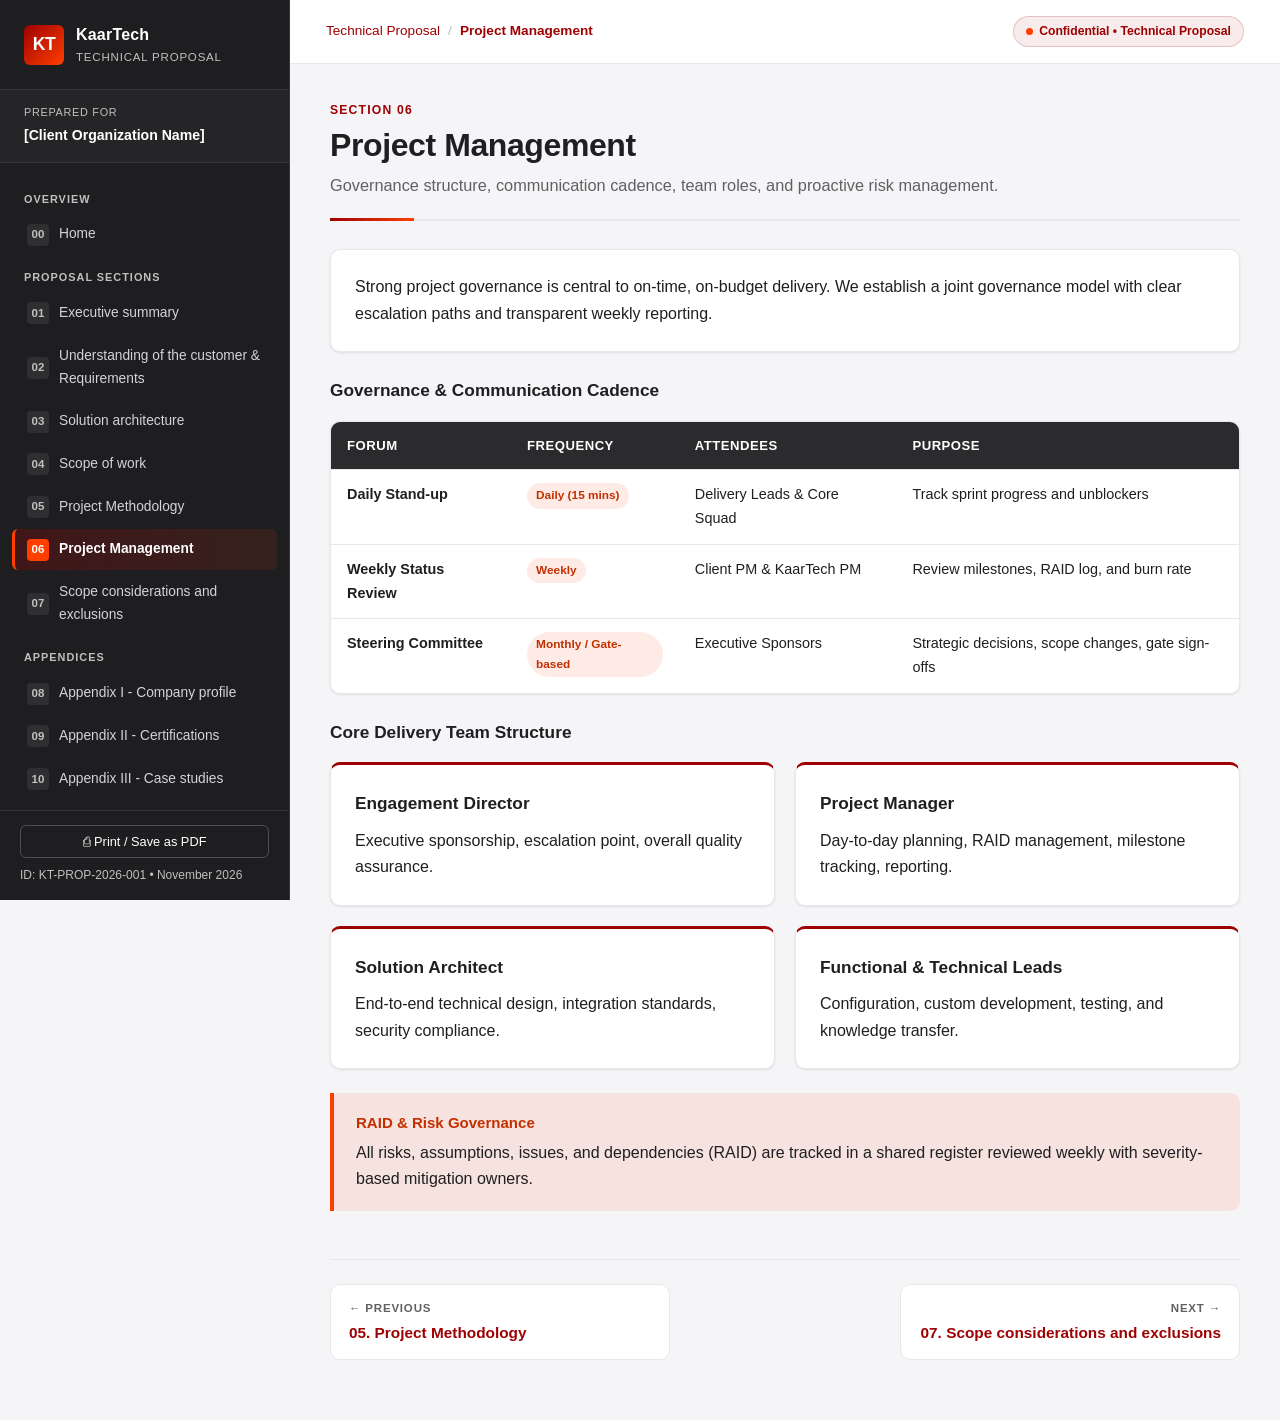
<file: project-management.html>
<!DOCTYPE html>
<html lang="en">
<head>
  <meta charset="UTF-8" />
  <meta name="viewport" content="width=device-width, initial-scale=1.0" />
  <title>Project Management</title>
  <link rel="stylesheet" href="css/styles.css" />
</head>
<body>
  <div class="app-shell">
    <aside class="sidebar" id="app-sidebar"></aside>
    <div class="main-wrapper">
      <header class="topbar" id="app-topbar"></header>
      <main class="page-content">
        <div id="section-root"></div>
        <div class="page-pagination" id="page-pagination"></div>
      </main>
    </div>
  </div>

  <script src="data/proposal-config.js"></script>
  <script src="js/app.js"></script>
  <script>
    ProposalApp.initShell("project-management");
    (function () {
      const s = window.PROPOSAL_DATA.projectManagement;
      const esc = ProposalApp.escapeHtml;

      const govHtml = s.governanceCadence
        .map(
          (g) => `
          <tr>
            <td><strong>${esc(g.forum)}</strong></td>
            <td><span class="badge badge-orange">${esc(g.frequency)}</span></td>
            <td>${esc(g.attendees)}</td>
            <td>${esc(g.purpose)}</td>
          </tr>
        `
        )
        .join("");

      const teamHtml = s.teamStructure
        .map(
          (t) => `
          <div class="card card-accent-top">
            <div class="card-title">${esc(t.role)}</div>
            <p>${esc(t.responsibility)}</p>
          </div>
        `
        )
        .join("");

      document.getElementById("section-root").innerHTML = `
        <div class="section-header">
          <div class="section-eyebrow">Section 06</div>
          <h1 class="section-title">Project Management</h1>
          <p class="section-lead">${esc(s.lead)}</p>
        </div>

        <div class="card mb-24">
          <p>${esc(s.overview)}</p>
        </div>

        <h2 class="card-title mb-16">Governance &amp; Communication Cadence</h2>
        <div class="table-wrap mb-24">
          <table>
            <thead>
              <tr>
                <th>Forum</th>
                <th>Frequency</th>
                <th>Attendees</th>
                <th>Purpose</th>
              </tr>
            </thead>
            <tbody>${govHtml}</tbody>
          </table>
        </div>

        <h2 class="card-title mt-24 mb-16">Core Delivery Team Structure</h2>
        <div class="grid-2 mb-24">${teamHtml}</div>

        <div class="callout callout-orange">
          <div class="callout-title">RAID &amp; Risk Governance</div>
          <p>${esc(s.riskManagement)}</p>
        </div>
      `;
    })();
  </script>
</body>
</html>
</file>
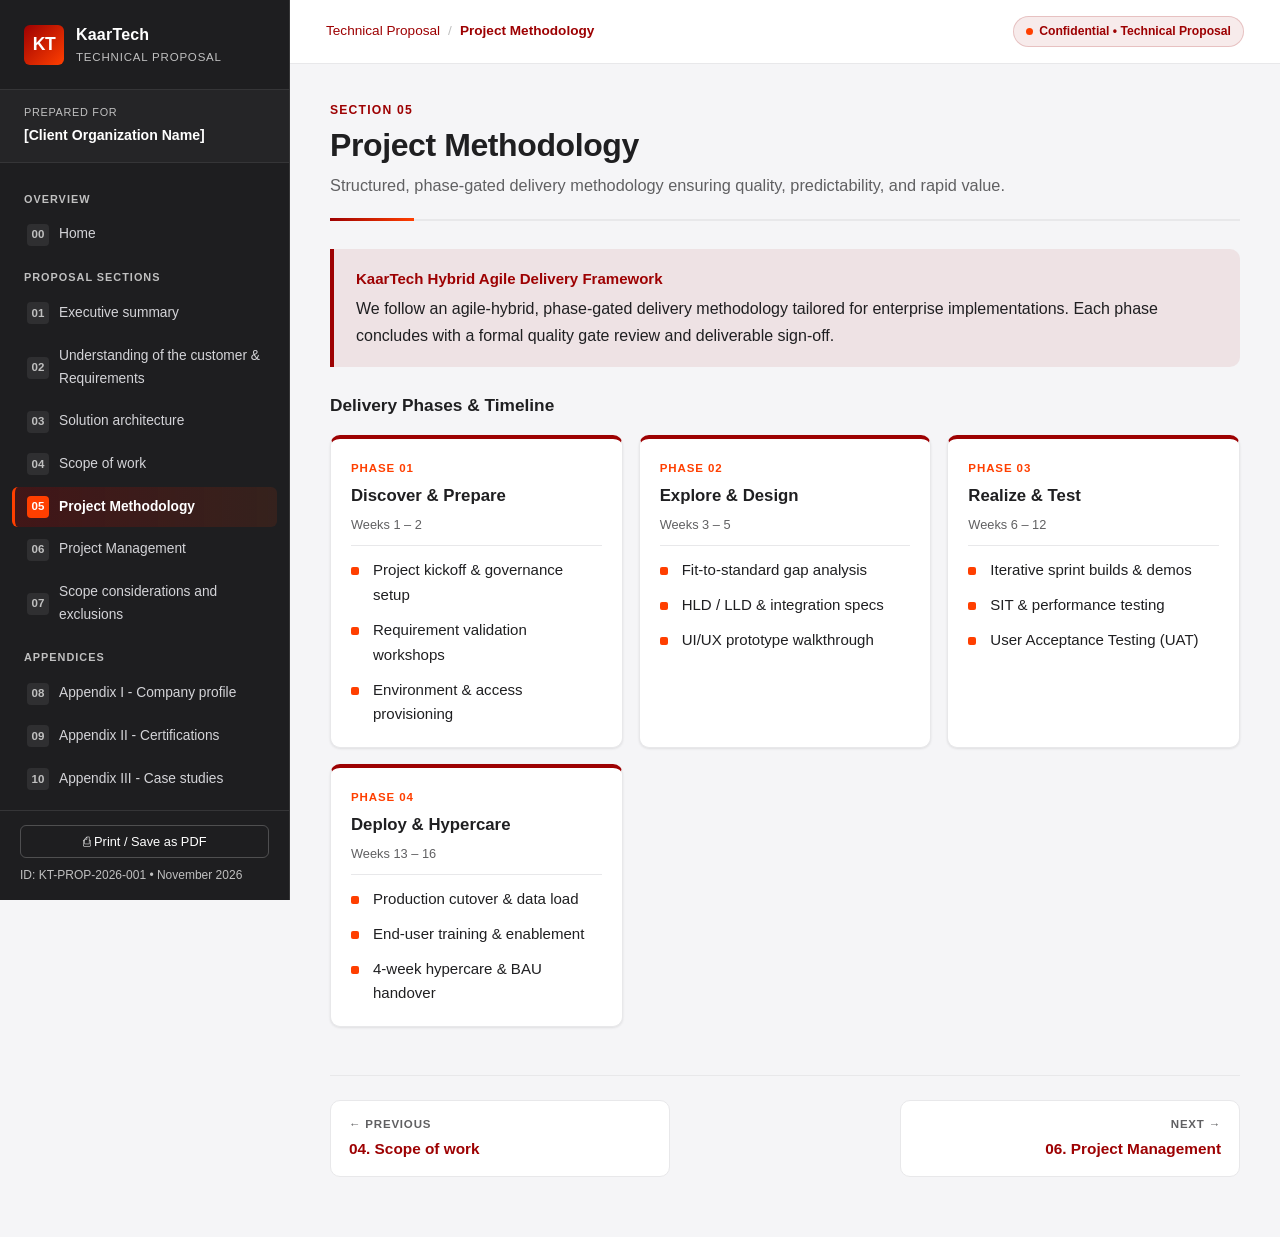
<file: project-methodology.html>
<!DOCTYPE html>
<html lang="en">
<head>
  <meta charset="UTF-8" />
  <meta name="viewport" content="width=device-width, initial-scale=1.0" />
  <title>Project Methodology</title>
  <link rel="stylesheet" href="css/styles.css" />
</head>
<body>
  <div class="app-shell">
    <aside class="sidebar" id="app-sidebar"></aside>
    <div class="main-wrapper">
      <header class="topbar" id="app-topbar"></header>
      <main class="page-content">
        <div id="section-root"></div>
        <div class="page-pagination" id="page-pagination"></div>
      </main>
    </div>
  </div>

  <script src="data/proposal-config.js"></script>
  <script src="js/app.js"></script>
  <script>
    ProposalApp.initShell("project-methodology");
    (function () {
      const s = window.PROPOSAL_DATA.projectMethodology;
      const esc = ProposalApp.escapeHtml;

      const phasesHtml = s.phases
        .map(
          (p) => `
          <div class="phase-card">
            <div class="phase-step">${esc(p.step)}</div>
            <div class="phase-name">${esc(p.name)}</div>
            <div class="phase-duration">${esc(p.duration)}</div>
            <ul class="styled-list">
              ${p.activities.map((a) => `<li>${esc(a)}</li>`).join("")}
            </ul>
          </div>
        `
        )
        .join("");

      document.getElementById("section-root").innerHTML = `
        <div class="section-header">
          <div class="section-eyebrow">Section 05</div>
          <h1 class="section-title">Project Methodology</h1>
          <p class="section-lead">${esc(s.lead)}</p>
        </div>

        <div class="callout mb-24">
          <div class="callout-title">${esc(s.frameworkName)}</div>
          <p>${esc(s.overview)}</p>
        </div>

        <h2 class="card-title mb-16">Delivery Phases &amp; Timeline</h2>
        <div class="phase-timeline">${phasesHtml}</div>
      `;
    })();
  </script>
</body>
</html>
</file>
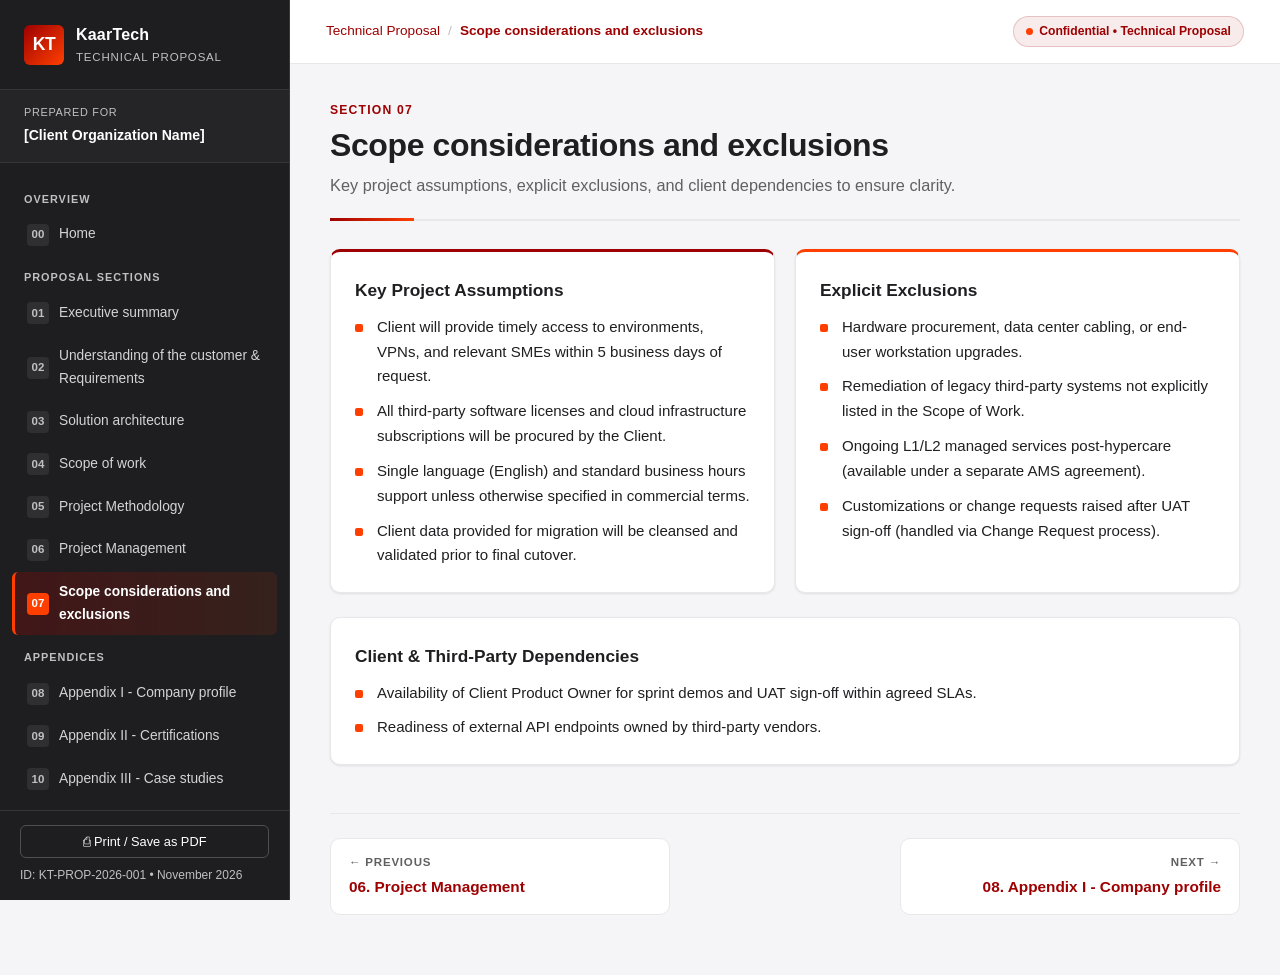
<file: scope-exclusions.html>
<!DOCTYPE html>
<html lang="en">
<head>
  <meta charset="UTF-8" />
  <meta name="viewport" content="width=device-width, initial-scale=1.0" />
  <title>Scope considerations and exclusions</title>
  <link rel="stylesheet" href="css/styles.css" />
</head>
<body>
  <div class="app-shell">
    <aside class="sidebar" id="app-sidebar"></aside>
    <div class="main-wrapper">
      <header class="topbar" id="app-topbar"></header>
      <main class="page-content">
        <div id="section-root"></div>
        <div class="page-pagination" id="page-pagination"></div>
      </main>
    </div>
  </div>

  <script src="data/proposal-config.js"></script>
  <script src="js/app.js"></script>
  <script>
    ProposalApp.initShell("scope-exclusions");
    (function () {
      const s = window.PROPOSAL_DATA.scopeExclusions;
      const esc = ProposalApp.escapeHtml;

      const assumptionsHtml = s.assumptions.map((a) => `<li>${esc(a)}</li>`).join("");
      const exclusionsHtml = s.exclusions.map((e) => `<li>${esc(e)}</li>`).join("");
      const depsHtml = s.dependencies.map((d) => `<li>${esc(d)}</li>`).join("");

      document.getElementById("section-root").innerHTML = `
        <div class="section-header">
          <div class="section-eyebrow">Section 07</div>
          <h1 class="section-title">Scope considerations and exclusions</h1>
          <p class="section-lead">${esc(s.lead)}</p>
        </div>

        <div class="grid-2 mb-24">
          <div class="card card-accent-top">
            <h2 class="card-title">Key Project Assumptions</h2>
            <ul class="styled-list">${assumptionsHtml}</ul>
          </div>
          <div class="card card-orange-top">
            <h2 class="card-title">Explicit Exclusions</h2>
            <ul class="styled-list">${exclusionsHtml}</ul>
          </div>
        </div>

        <div class="card">
          <h2 class="card-title">Client &amp; Third-Party Dependencies</h2>
          <ul class="styled-list">${depsHtml}</ul>
        </div>
      `;
    })();
  </script>
</body>
</html>
</file>
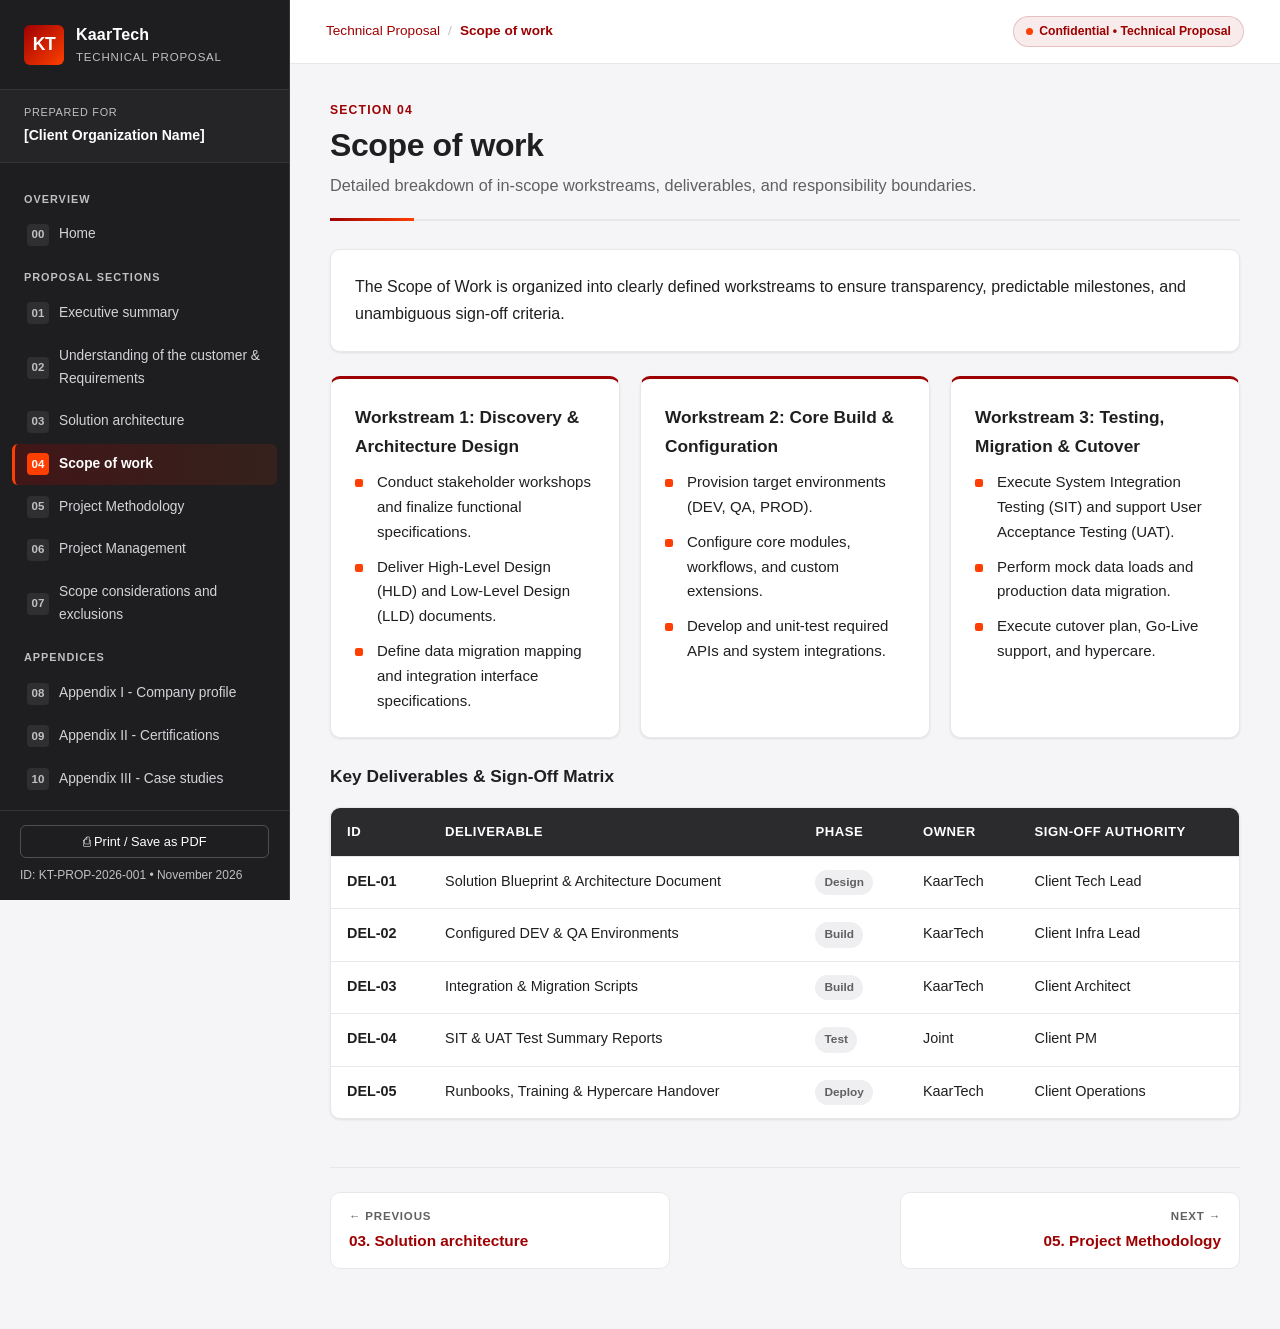
<file: scope-of-work.html>
<!DOCTYPE html>
<html lang="en">
<head>
  <meta charset="UTF-8" />
  <meta name="viewport" content="width=device-width, initial-scale=1.0" />
  <title>Scope of work</title>
  <link rel="stylesheet" href="css/styles.css" />
</head>
<body>
  <div class="app-shell">
    <aside class="sidebar" id="app-sidebar"></aside>
    <div class="main-wrapper">
      <header class="topbar" id="app-topbar"></header>
      <main class="page-content">
        <div id="section-root"></div>
        <div class="page-pagination" id="page-pagination"></div>
      </main>
    </div>
  </div>

  <script src="data/proposal-config.js"></script>
  <script src="js/app.js"></script>
  <script>
    ProposalApp.initShell("scope-of-work");
    (function () {
      const s = window.PROPOSAL_DATA.scopeOfWork;
      const esc = ProposalApp.escapeHtml;

      const wsHtml = s.workstreams
        .map(
          (w) => `
          <div class="card card-accent-top">
            <h2 class="card-title">${esc(w.title)}</h2>
            <ul class="styled-list">
              ${w.items.map((i) => `<li>${esc(i)}</li>`).join("")}
            </ul>
          </div>
        `
        )
        .join("");

      const delHtml = s.deliverablesTable
        .map(
          (d) => `
          <tr>
            <td><strong>${esc(d.id)}</strong></td>
            <td>${esc(d.deliverable)}</td>
            <td><span class="badge badge-grey">${esc(d.phase)}</span></td>
            <td>${esc(d.owner)}</td>
            <td>${esc(d.signoff)}</td>
          </tr>
        `
        )
        .join("");

      document.getElementById("section-root").innerHTML = `
        <div class="section-header">
          <div class="section-eyebrow">Section 04</div>
          <h1 class="section-title">Scope of work</h1>
          <p class="section-lead">${esc(s.lead)}</p>
        </div>

        <div class="card mb-24">
          <p>${esc(s.overview)}</p>
        </div>

        <div class="grid-3 mb-24">${wsHtml}</div>

        <h2 class="card-title mt-24 mb-16">Key Deliverables &amp; Sign-Off Matrix</h2>
        <div class="table-wrap">
          <table>
            <thead>
              <tr>
                <th>ID</th>
                <th>Deliverable</th>
                <th>Phase</th>
                <th>Owner</th>
                <th>Sign-Off Authority</th>
              </tr>
            </thead>
            <tbody>${delHtml}</tbody>
          </table>
        </div>
      `;
    })();
  </script>
</body>
</html>
</file>
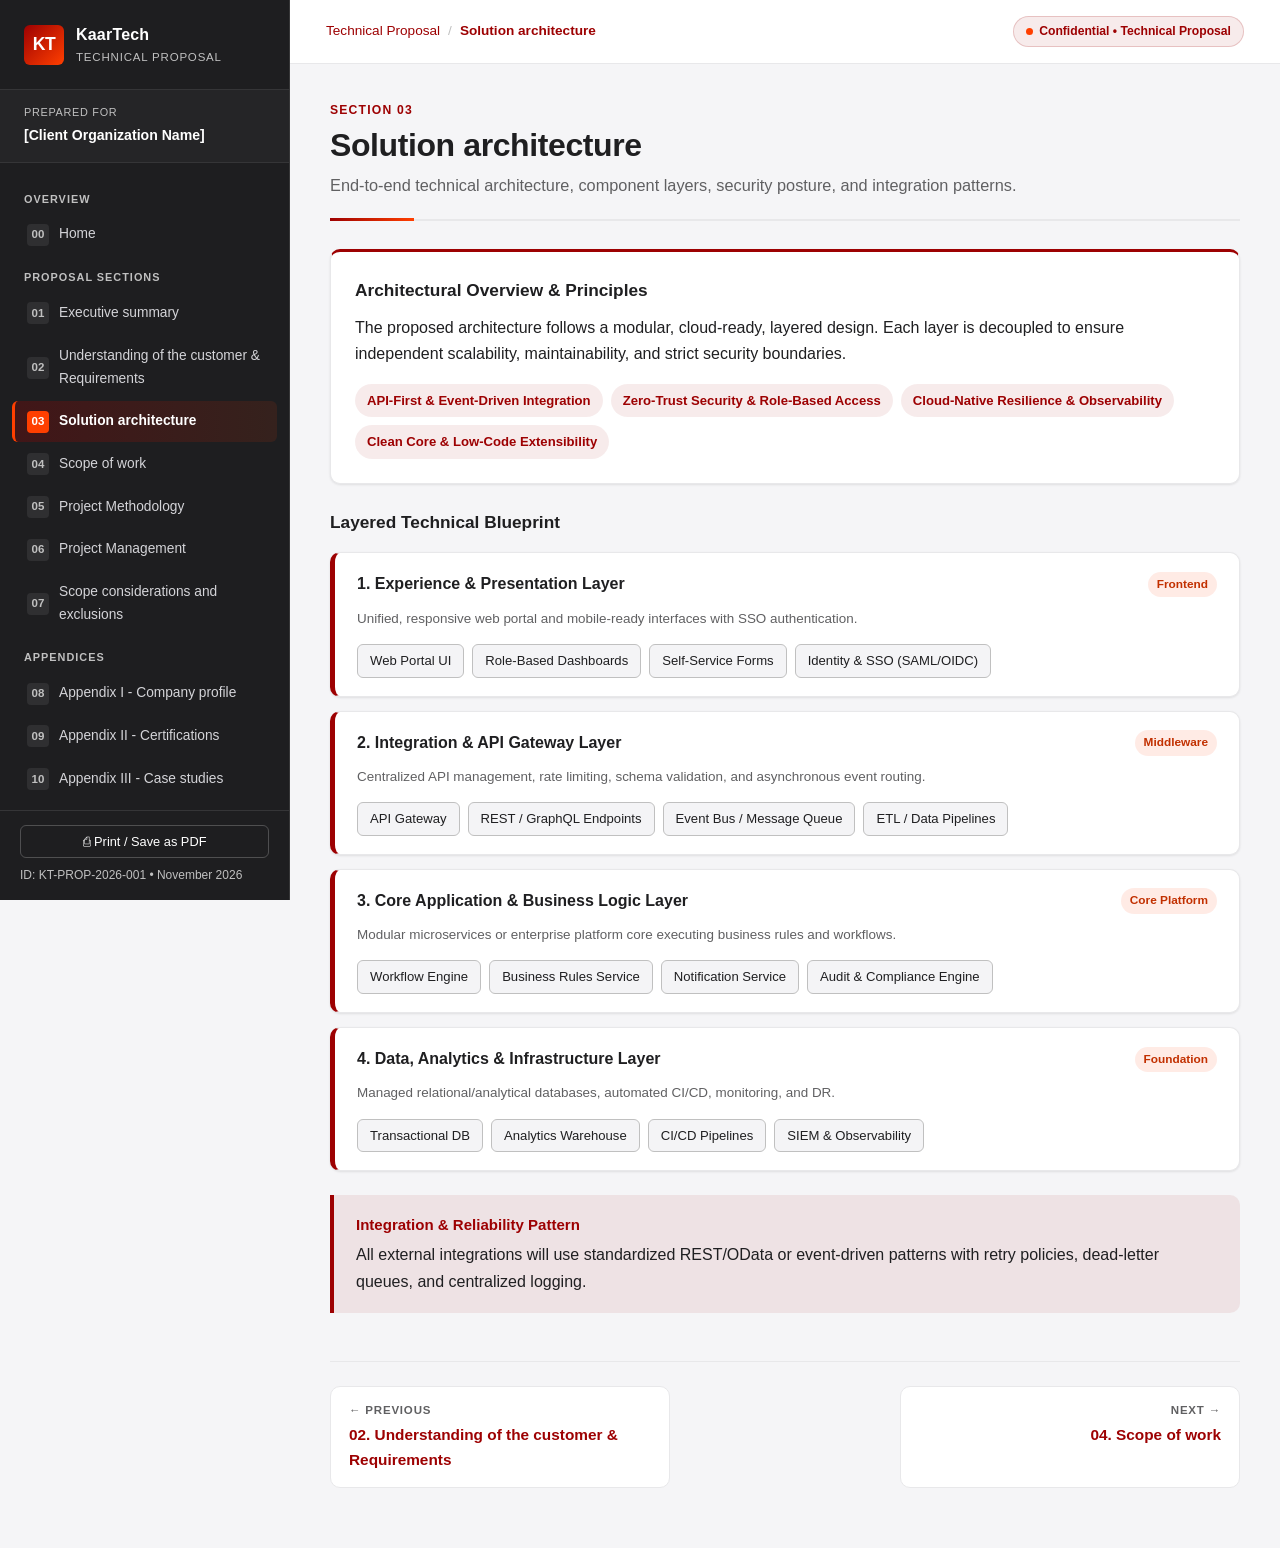
<file: solution-architecture.html>
<!DOCTYPE html>
<html lang="en">
<head>
  <meta charset="UTF-8" />
  <meta name="viewport" content="width=device-width, initial-scale=1.0" />
  <title>Solution architecture</title>
  <link rel="stylesheet" href="css/styles.css" />
</head>
<body>
  <div class="app-shell">
    <aside class="sidebar" id="app-sidebar"></aside>
    <div class="main-wrapper">
      <header class="topbar" id="app-topbar"></header>
      <main class="page-content">
        <div id="section-root"></div>
        <div class="page-pagination" id="page-pagination"></div>
      </main>
    </div>
  </div>

  <script src="data/proposal-config.js"></script>
  <script src="js/app.js"></script>
  <script>
    ProposalApp.initShell("solution-architecture");
    (function () {
      const s = window.PROPOSAL_DATA.solutionArchitecture;
      const esc = ProposalApp.escapeHtml;

      const principlesHtml = s.principles
        .map((p) => `<span class="badge badge-red" style="padding:6px 12px;font-size:0.82rem;">${esc(p)}</span>`)
        .join(" ");

      const layersHtml = s.layers
        .map(
          (l) => `
          <div class="arch-layer">
            <div class="arch-layer-header">
              <div class="arch-layer-title">${esc(l.name)}</div>
              <span class="badge badge-orange">${esc(l.tag)}</span>
            </div>
            <p class="card-subtitle">${esc(l.description)}</p>
            <div class="arch-chips">
              ${l.components.map((c) => `<span class="arch-chip">${esc(c)}</span>`).join("")}
            </div>
          </div>
        `
        )
        .join("");

      document.getElementById("section-root").innerHTML = `
        <div class="section-header">
          <div class="section-eyebrow">Section 03</div>
          <h1 class="section-title">Solution architecture</h1>
          <p class="section-lead">${esc(s.lead)}</p>
        </div>

        <div class="card card-accent-top mb-24">
          <h2 class="card-title">Architectural Overview &amp; Principles</h2>
          <p class="mb-16">${esc(s.overview)}</p>
          <div style="display:flex;flex-wrap:wrap;gap:8px;">${principlesHtml}</div>
        </div>

        <h2 class="card-title mb-16">Layered Technical Blueprint</h2>
        <div class="arch-stack mb-24">${layersHtml}</div>

        <div class="callout">
          <div class="callout-title">Integration &amp; Reliability Pattern</div>
          <p>${esc(s.integrationNotes)}</p>
        </div>
      `;
    })();
  </script>
</body>
</html>
</file>
<file: css/styles.css>
/* ==========================================================================
   KaarTech Technical Proposal Website Template — Design System & Styles
   Brand Palette:
     - Red:       #9D0102
     - Orange:    #FF3F00
     - Grey:      #C0C0C0
     - Dark Grey: #606062
   ========================================================================== */

:root {
  /* Official KaarTech Brand Colors */
  --kt-red: #9D0102;
  --kt-red-dark: #7A0102;
  --kt-red-soft: rgba(157, 1, 2, 0.08);
  --kt-orange: #FF3F00;
  --kt-orange-soft: rgba(255, 63, 0, 0.10);
  --kt-grey: #C0C0C0;
  --kt-grey-light: #E8E8EA;
  --kt-dark-grey: #606062;

  /* Neutrals for readability & hierarchy */
  --bg-page: #F5F5F7;
  --bg-surface: #FFFFFF;
  --bg-sidebar: #1E1E20;
  --text-primary: #1F1F21;
  --text-secondary: #606062;
  --text-muted: #8A8A8E;
  --text-on-dark: #F5F5F7;

  /* Layout & Elevation */
  --sidebar-width: 290px;
  --topbar-height: 64px;
  --radius-sm: 6px;
  --radius-md: 10px;
  --radius-lg: 16px;
  --shadow-sm: 0 1px 3px rgba(0, 0, 0, 0.06), 0 1px 2px rgba(0, 0, 0, 0.04);
  --shadow-md: 0 4px 16px rgba(0, 0, 0, 0.08);
  --shadow-lg: 0 12px 32px rgba(0, 0, 0, 0.12);

  /* Typography */
  --font-sans: 'Inter', -apple-system, BlinkMacSystemFont, 'Segoe UI', Roboto, Oxygen, Ubuntu, sans-serif;
  --font-mono: 'JetBrains Mono', 'Fira Code', Consolas, monospace;
}

/* Reset & Base */
*, *::before, *::after {
  box-sizing: border-box;
  margin: 0;
  padding: 0;
}

html {
  scroll-behavior: smooth;
  font-size: 16px;
}

body {
  font-family: var(--font-sans);
  background-color: var(--bg-page);
  color: var(--text-primary);
  line-height: 1.65;
  -webkit-font-smoothing: antialiased;
  min-height: 100vh;
}

a {
  color: var(--kt-red);
  text-decoration: none;
  transition: color 0.2s ease;
}

a:hover {
  color: var(--kt-orange);
}

/* ==========================================================================
   App Shell: Sidebar + Main Content
   ========================================================================== */
.app-shell {
  display: flex;
  min-height: 100vh;
}

/* Sidebar */
.sidebar {
  width: var(--sidebar-width);
  background: var(--bg-sidebar);
  color: var(--text-on-dark);
  display: flex;
  flex-direction: column;
  position: fixed;
  top: 0;
  left: 0;
  bottom: 0;
  z-index: 100;
  border-right: 1px solid rgba(192, 192, 192, 0.15);
  transition: transform 0.3s ease;
}

.sidebar-brand {
  padding: 22px 24px;
  border-bottom: 1px solid rgba(192, 192, 192, 0.14);
  display: flex;
  align-items: center;
  gap: 12px;
}

.brand-mark {
  width: 40px;
  height: 40px;
  border-radius: var(--radius-sm);
  background: linear-gradient(135deg, var(--kt-red) 0%, var(--kt-orange) 100%);
  display: flex;
  align-items: center;
  justify-content: center;
  font-weight: 800;
  font-size: 1.1rem;
  color: #FFFFFF;
  letter-spacing: -0.5px;
  flex-shrink: 0;
}

.brand-text {
  display: flex;
  flex-direction: column;
  min-width: 0;
}

.brand-name {
  font-size: 1rem;
  font-weight: 700;
  color: #FFFFFF;
  letter-spacing: 0.2px;
  white-space: nowrap;
  overflow: hidden;
  text-overflow: ellipsis;
}

.brand-tagline {
  font-size: 0.72rem;
  color: var(--kt-grey);
  text-transform: uppercase;
  letter-spacing: 0.8px;
}

.sidebar-meta {
  padding: 14px 24px;
  background: rgba(255, 255, 255, 0.03);
  border-bottom: 1px solid rgba(192, 192, 192, 0.1);
  font-size: 0.78rem;
}

.sidebar-meta-label {
  color: var(--kt-grey);
  text-transform: uppercase;
  letter-spacing: 0.7px;
  font-size: 0.68rem;
  margin-bottom: 2px;
}

.sidebar-meta-client {
  color: #FFFFFF;
  font-weight: 600;
  font-size: 0.88rem;
  white-space: nowrap;
  overflow: hidden;
  text-overflow: ellipsis;
}

.sidebar-nav {
  flex: 1;
  overflow-y: auto;
  padding: 16px 12px;
}

.nav-group-label {
  font-size: 0.68rem;
  text-transform: uppercase;
  letter-spacing: 1px;
  color: var(--kt-grey);
  padding: 12px 12px 6px;
  font-weight: 600;
}

.nav-link {
  display: flex;
  align-items: center;
  gap: 10px;
  padding: 9px 12px;
  border-radius: var(--radius-sm);
  color: #D4D4D8;
  font-size: 0.86rem;
  font-weight: 500;
  margin-bottom: 2px;
  transition: all 0.18s ease;
  border-left: 3px solid transparent;
}

.nav-link:hover {
  background: rgba(255, 255, 255, 0.06);
  color: #FFFFFF;
}

.nav-link.active {
  background: linear-gradient(90deg, rgba(157, 1, 2, 0.28) 0%, rgba(255, 63, 0, 0.10) 100%);
  color: #FFFFFF;
  font-weight: 600;
  border-left-color: var(--kt-orange);
}

.nav-num {
  display: inline-flex;
  align-items: center;
  justify-content: center;
  width: 22px;
  height: 22px;
  border-radius: 4px;
  background: rgba(255, 255, 255, 0.08);
  color: var(--kt-grey);
  font-size: 0.72rem;
  font-weight: 700;
  flex-shrink: 0;
}

.nav-link.active .nav-num {
  background: var(--kt-orange);
  color: #FFFFFF;
}

.sidebar-footer {
  padding: 14px 20px;
  border-top: 1px solid rgba(192, 192, 192, 0.14);
  font-size: 0.75rem;
  color: var(--kt-grey);
  display: flex;
  flex-direction: column;
  gap: 8px;
}

.btn-print {
  width: 100%;
  padding: 8px 12px;
  border-radius: var(--radius-sm);
  border: 1px solid rgba(192, 192, 192, 0.3);
  background: transparent;
  color: #FFFFFF;
  font-size: 0.8rem;
  font-weight: 500;
  cursor: pointer;
  display: flex;
  align-items: center;
  justify-content: center;
  gap: 6px;
  transition: all 0.2s ease;
}

.btn-print:hover {
  border-color: var(--kt-orange);
  background: rgba(255, 63, 0, 0.15);
}

/* Main Workspace */
.main-wrapper {
  flex: 1;
  margin-left: var(--sidebar-width);
  display: flex;
  flex-direction: column;
  min-width: 0;
}

/* Top Bar */
.topbar {
  height: var(--topbar-height);
  background: var(--bg-surface);
  border-bottom: 1px solid var(--kt-grey-light);
  padding: 0 36px;
  display: flex;
  align-items: center;
  justify-content: space-between;
  position: sticky;
  top: 0;
  z-index: 50;
}

.topbar-left {
  display: flex;
  align-items: center;
  gap: 14px;
  min-width: 0;
}

.mobile-menu-btn {
  display: none;
  background: none;
  border: 1px solid var(--kt-grey);
  border-radius: var(--radius-sm);
  padding: 6px 10px;
  cursor: pointer;
  color: var(--text-primary);
  font-size: 1.1rem;
}

.breadcrumb {
  display: flex;
  align-items: center;
  gap: 8px;
  font-size: 0.85rem;
  color: var(--text-secondary);
}

.breadcrumb-sep {
  color: var(--kt-grey);
}

.breadcrumb-current {
  color: var(--kt-red);
  font-weight: 600;
}

.topbar-right {
  display: flex;
  align-items: center;
  gap: 12px;
}

.proposal-badge {
  display: inline-flex;
  align-items: center;
  gap: 6px;
  padding: 4px 12px;
  border-radius: 999px;
  background: var(--kt-red-soft);
  color: var(--kt-red);
  font-size: 0.76rem;
  font-weight: 600;
  border: 1px solid rgba(157, 1, 2, 0.18);
}

.status-dot {
  width: 7px;
  height: 7px;
  border-radius: 50%;
  background: var(--kt-orange);
}

/* Page Content Container */
.page-content {
  flex: 1;
  padding: 36px 40px 60px;
  max-width: 1180px;
  width: 100%;
  margin: 0 auto;
}

/* ==========================================================================
   Hero / Cover (Home Page)
   ========================================================================== */
.hero-banner {
  background: linear-gradient(135deg, #1E1E20 0%, #2D1213 55%, var(--kt-red) 100%);
  color: #FFFFFF;
  border-radius: var(--radius-lg);
  padding: 48px 44px;
  position: relative;
  overflow: hidden;
  box-shadow: var(--shadow-lg);
  margin-bottom: 32px;
}

.hero-banner::after {
  content: '';
  position: absolute;
  top: -60px;
  right: -60px;
  width: 280px;
  height: 280px;
  border-radius: 50%;
  background: radial-gradient(circle, rgba(255, 63, 0, 0.35) 0%, transparent 70%);
  pointer-events: none;
}

.hero-kicker {
  display: inline-flex;
  align-items: center;
  gap: 8px;
  font-size: 0.78rem;
  font-weight: 700;
  text-transform: uppercase;
  letter-spacing: 1.4px;
  color: var(--kt-orange);
  background: rgba(255, 63, 0, 0.14);
  border: 1px solid rgba(255, 63, 0, 0.35);
  padding: 5px 12px;
  border-radius: 999px;
  margin-bottom: 18px;
}

.hero-title {
  font-size: 2.5rem;
  font-weight: 800;
  line-height: 1.18;
  letter-spacing: -0.6px;
  margin-bottom: 14px;
  max-width: 780px;
}

.hero-subtitle {
  font-size: 1.08rem;
  color: #E4E4E7;
  max-width: 700px;
  margin-bottom: 28px;
  line-height: 1.6;
}

.hero-meta-grid {
  display: grid;
  grid-template-columns: repeat(auto-fit, minmax(170px, 1fr));
  gap: 16px;
  padding-top: 24px;
  border-top: 1px solid rgba(192, 192, 192, 0.22);
}

.hero-meta-item label {
  display: block;
  font-size: 0.7rem;
  text-transform: uppercase;
  letter-spacing: 0.9px;
  color: var(--kt-grey);
  margin-bottom: 3px;
}

.hero-meta-item span {
  font-size: 0.95rem;
  font-weight: 600;
  color: #FFFFFF;
}

.hero-actions {
  margin-top: 28px;
  display: flex;
  flex-wrap: wrap;
  gap: 12px;
}

.btn-primary {
  display: inline-flex;
  align-items: center;
  gap: 8px;
  background: var(--kt-orange);
  color: #FFFFFF;
  font-weight: 600;
  font-size: 0.92rem;
  padding: 11px 22px;
  border-radius: var(--radius-sm);
  border: none;
  cursor: pointer;
  transition: transform 0.15s ease, background 0.2s ease;
}

.btn-primary:hover {
  background: #E03700;
  color: #FFFFFF;
  transform: translateY(-1px);
}

.btn-secondary {
  display: inline-flex;
  align-items: center;
  gap: 8px;
  background: rgba(255, 255, 255, 0.1);
  color: #FFFFFF;
  font-weight: 600;
  font-size: 0.92rem;
  padding: 11px 20px;
  border-radius: var(--radius-sm);
  border: 1px solid rgba(192, 192, 192, 0.35);
  cursor: pointer;
  transition: background 0.2s ease;
}

.btn-secondary:hover {
  background: rgba(255, 255, 255, 0.18);
  color: #FFFFFF;
}

/* ==========================================================================
   Section Header (Inner Pages)
   ========================================================================== */
.section-header {
  margin-bottom: 28px;
  padding-bottom: 20px;
  border-bottom: 2px solid var(--kt-grey-light);
  position: relative;
}

.section-header::after {
  content: '';
  position: absolute;
  left: 0;
  bottom: -2px;
  width: 84px;
  height: 3px;
  background: linear-gradient(90deg, var(--kt-red), var(--kt-orange));
}

.section-eyebrow {
  font-size: 0.76rem;
  font-weight: 700;
  text-transform: uppercase;
  letter-spacing: 1.2px;
  color: var(--kt-red);
  margin-bottom: 6px;
}

.section-title {
  font-size: 2rem;
  font-weight: 800;
  color: var(--text-primary);
  letter-spacing: -0.4px;
  line-height: 1.2;
}

.section-lead {
  margin-top: 8px;
  font-size: 1.02rem;
  color: var(--text-secondary);
  max-width: 780px;
}

/* ==========================================================================
   Cards, Grids & Components
   ========================================================================== */
.grid-2 {
  display: grid;
  grid-template-columns: repeat(2, minmax(0, 1fr));
  gap: 20px;
}

.grid-3 {
  display: grid;
  grid-template-columns: repeat(3, minmax(0, 1fr));
  gap: 20px;
}

.grid-4 {
  display: grid;
  grid-template-columns: repeat(4, minmax(0, 1fr));
  gap: 16px;
}

.card {
  background: var(--bg-surface);
  border: 1px solid var(--kt-grey-light);
  border-radius: var(--radius-md);
  padding: 24px;
  box-shadow: var(--shadow-sm);
}

.card-accent-top {
  border-top: 3px solid var(--kt-red);
}

.card-orange-top {
  border-top: 3px solid var(--kt-orange);
}

.card-title {
  font-size: 1.08rem;
  font-weight: 700;
  color: var(--text-primary);
  margin-bottom: 10px;
  display: flex;
  align-items: center;
  gap: 8px;
}

.card-subtitle {
  font-size: 0.84rem;
  color: var(--text-secondary);
  margin-bottom: 14px;
}

/* Section Directory Cards (Home Page) */
.toc-grid {
  display: grid;
  grid-template-columns: repeat(auto-fill, minmax(310px, 1fr));
  gap: 16px;
  margin-top: 16px;
}

.toc-card {
  background: var(--bg-surface);
  border: 1px solid var(--kt-grey-light);
  border-radius: var(--radius-md);
  padding: 20px 22px;
  display: flex;
  flex-direction: column;
  justify-content: space-between;
  transition: all 0.2s ease;
  box-shadow: var(--shadow-sm);
  position: relative;
}

.toc-card:hover {
  border-color: var(--kt-red);
  box-shadow: var(--shadow-md);
  transform: translateY(-2px);
}

.toc-card-num {
  font-size: 0.74rem;
  font-weight: 700;
  color: var(--kt-orange);
  text-transform: uppercase;
  letter-spacing: 0.8px;
  margin-bottom: 6px;
}

.toc-card-title {
  font-size: 1.05rem;
  font-weight: 700;
  color: var(--text-primary);
  margin-bottom: 6px;
}

.toc-card-desc {
  font-size: 0.86rem;
  color: var(--text-secondary);
  margin-bottom: 14px;
}

.toc-card-link {
  font-size: 0.82rem;
  font-weight: 600;
  color: var(--kt-red);
  display: inline-flex;
  align-items: center;
  gap: 4px;
}

/* KPI Stat Cards */
.kpi-card {
  background: var(--bg-surface);
  border: 1px solid var(--kt-grey-light);
  border-left: 4px solid var(--kt-red);
  border-radius: var(--radius-md);
  padding: 18px 20px;
  box-shadow: var(--shadow-sm);
}

.kpi-value {
  font-size: 1.75rem;
  font-weight: 800;
  color: var(--kt-red);
  line-height: 1.15;
}

.kpi-label {
  font-size: 0.84rem;
  font-weight: 600;
  color: var(--text-primary);
  margin-top: 4px;
}

.kpi-note {
  font-size: 0.76rem;
  color: var(--text-secondary);
  margin-top: 2px;
}

/* Callout Box */
.callout {
  background: var(--kt-red-soft);
  border-left: 4px solid var(--kt-red);
  border-radius: 0 var(--radius-md) var(--radius-md) 0;
  padding: 18px 22px;
  margin: 22px 0;
}

.callout-orange {
  background: var(--kt-orange-soft);
  border-left-color: var(--kt-orange);
}

.callout-title {
  font-weight: 700;
  font-size: 0.94rem;
  color: var(--kt-red);
  margin-bottom: 4px;
}

.callout-orange .callout-title {
  color: #C23000;
}

/* Clean Lists */
.styled-list {
  list-style: none;
  display: flex;
  flex-direction: column;
  gap: 10px;
}

.styled-list li {
  position: relative;
  padding-left: 22px;
  font-size: 0.94rem;
  color: var(--text-primary);
}

.styled-list li::before {
  content: '';
  position: absolute;
  left: 0;
  top: 9px;
  width: 8px;
  height: 8px;
  border-radius: 2px;
  background: var(--kt-orange);
}

/* Tables */
.table-wrap {
  overflow-x: auto;
  border: 1px solid var(--kt-grey-light);
  border-radius: var(--radius-md);
  background: var(--bg-surface);
  box-shadow: var(--shadow-sm);
}

table {
  width: 100%;
  border-collapse: collapse;
  font-size: 0.9rem;
}

thead {
  background: #2B2B2E;
  color: #FFFFFF;
}

th {
  text-align: left;
  padding: 13px 16px;
  font-weight: 600;
  font-size: 0.82rem;
  text-transform: uppercase;
  letter-spacing: 0.5px;
}

td {
  padding: 13px 16px;
  border-top: 1px solid var(--kt-grey-light);
  color: var(--text-primary);
  vertical-align: top;
}

tbody tr:hover {
  background: #FAFAFB;
}

/* Badges / Tags */
.badge {
  display: inline-block;
  padding: 3px 9px;
  border-radius: 999px;
  font-size: 0.74rem;
  font-weight: 600;
}

.badge-red {
  background: var(--kt-red-soft);
  color: var(--kt-red);
}

.badge-orange {
  background: var(--kt-orange-soft);
  color: #C23000;
}

.badge-grey {
  background: #EFEFF1;
  color: var(--kt-dark-grey);
}

/* Architecture Layers */
.arch-stack {
  display: flex;
  flex-direction: column;
  gap: 14px;
}

.arch-layer {
  background: var(--bg-surface);
  border: 1px solid var(--kt-grey-light);
  border-left: 5px solid var(--kt-red);
  border-radius: var(--radius-md);
  padding: 18px 22px;
  box-shadow: var(--shadow-sm);
}

.arch-layer-header {
  display: flex;
  justify-content: space-between;
  align-items: center;
  margin-bottom: 10px;
  flex-wrap: wrap;
  gap: 8px;
}

.arch-layer-title {
  font-weight: 700;
  font-size: 1rem;
  color: var(--text-primary);
}

.arch-chips {
  display: flex;
  flex-wrap: wrap;
  gap: 8px;
}

.arch-chip {
  background: #F4F4F6;
  border: 1px solid var(--kt-grey);
  color: var(--text-primary);
  padding: 5px 12px;
  border-radius: var(--radius-sm);
  font-size: 0.82rem;
  font-weight: 500;
}

/* Methodology Timeline */
.phase-timeline {
  display: grid;
  grid-template-columns: repeat(auto-fit, minmax(220px, 1fr));
  gap: 16px;
}

.phase-card {
  background: var(--bg-surface);
  border: 1px solid var(--kt-grey-light);
  border-top: 4px solid var(--kt-red);
  border-radius: var(--radius-md);
  padding: 20px;
  box-shadow: var(--shadow-sm);
}

.phase-step {
  font-size: 0.72rem;
  font-weight: 700;
  text-transform: uppercase;
  letter-spacing: 0.9px;
  color: var(--kt-orange);
  margin-bottom: 4px;
}

.phase-name {
  font-size: 1.05rem;
  font-weight: 700;
  margin-bottom: 4px;
}

.phase-duration {
  font-size: 0.8rem;
  color: var(--text-secondary);
  margin-bottom: 12px;
  padding-bottom: 10px;
  border-bottom: 1px solid var(--kt-grey-light);
}

/* Spacing helpers */
.mt-16 { margin-top: 16px; }
.mt-24 { margin-top: 24px; }
.mt-32 { margin-top: 32px; }
.mb-16 { margin-bottom: 16px; }
.mb-24 { margin-bottom: 24px; }

/* ==========================================================================
   Page-to-Page Pagination Footer
   ========================================================================== */
.page-pagination {
  margin-top: 48px;
  padding-top: 24px;
  border-top: 1px solid var(--kt-grey-light);
  display: flex;
  justify-content: space-between;
  gap: 16px;
  flex-wrap: wrap;
}

.page-nav-btn {
  flex: 1;
  min-width: 220px;
  max-width: 340px;
  background: var(--bg-surface);
  border: 1px solid var(--kt-grey-light);
  border-radius: var(--radius-md);
  padding: 14px 18px;
  display: flex;
  flex-direction: column;
  transition: all 0.2s ease;
}

.page-nav-btn:hover {
  border-color: var(--kt-red);
  box-shadow: var(--shadow-sm);
}

.page-nav-btn.next {
  text-align: right;
  margin-left: auto;
}

.page-nav-dir {
  font-size: 0.72rem;
  text-transform: uppercase;
  letter-spacing: 0.8px;
  color: var(--text-secondary);
  font-weight: 600;
}

.page-nav-title {
  font-size: 0.96rem;
  font-weight: 700;
  color: var(--kt-red);
  margin-top: 2px;
}

/* ==========================================================================
   Responsive & Print
   ========================================================================== */
@media (max-width: 960px) {
  .sidebar {
    transform: translateX(-100%);
  }

  .sidebar.open {
    transform: translateX(0);
    box-shadow: var(--shadow-lg);
  }

  .main-wrapper {
    margin-left: 0;
  }

  .mobile-menu-btn {
    display: inline-flex;
  }

  .page-content {
    padding: 24px 20px 48px;
  }

  .topbar {
    padding: 0 20px;
  }

  .grid-2, .grid-3, .grid-4 {
    grid-template-columns: 1fr;
  }

  .hero-banner {
    padding: 32px 24px;
  }

  .hero-title {
    font-size: 1.85rem;
  }
}

@media print {
  .sidebar, .topbar, .page-pagination, .hero-actions, .mobile-menu-btn {
    display: none !important;
  }

  .main-wrapper {
    margin-left: 0 !important;
  }

  .page-content {
    max-width: 100%;
    padding: 0;
  }

  body {
    background: #FFFFFF;
  }

  .card, .arch-layer, .phase-card {
    box-shadow: none;
    break-inside: avoid;
  }
}
</file>
